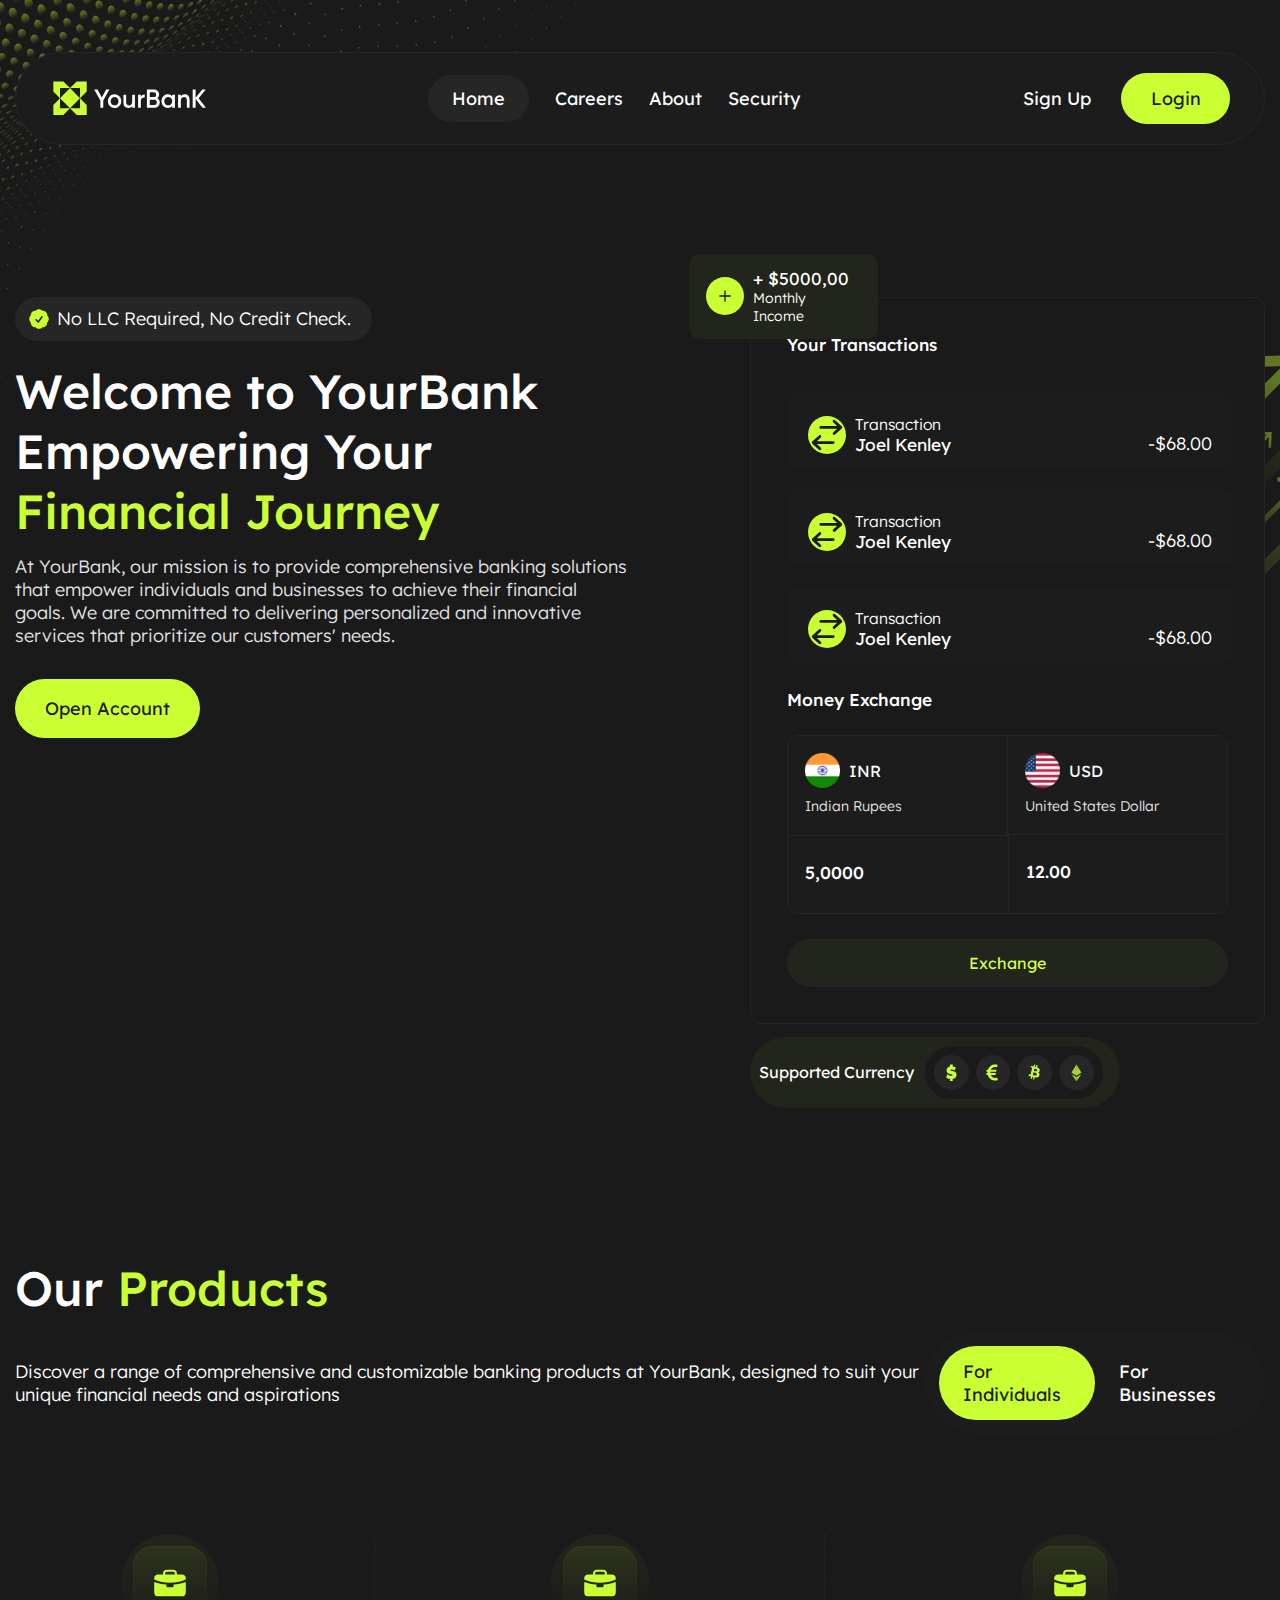
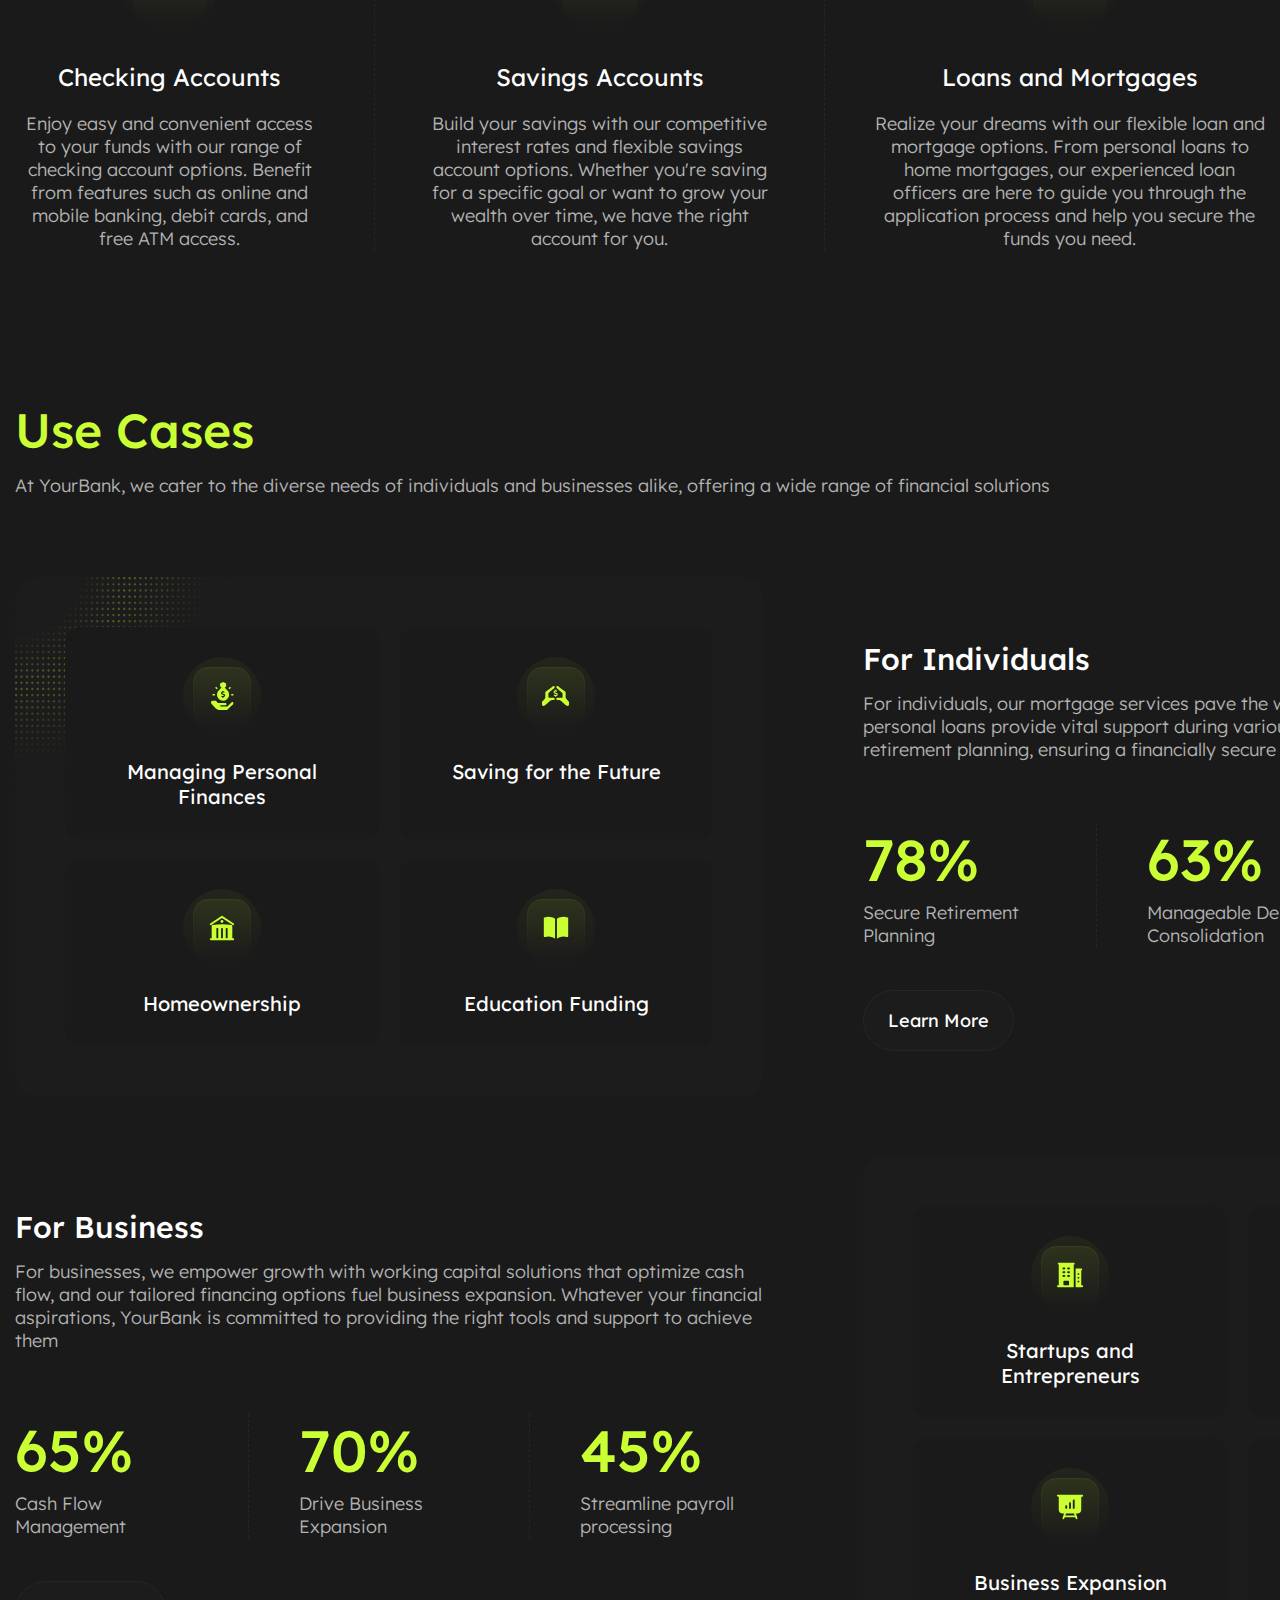
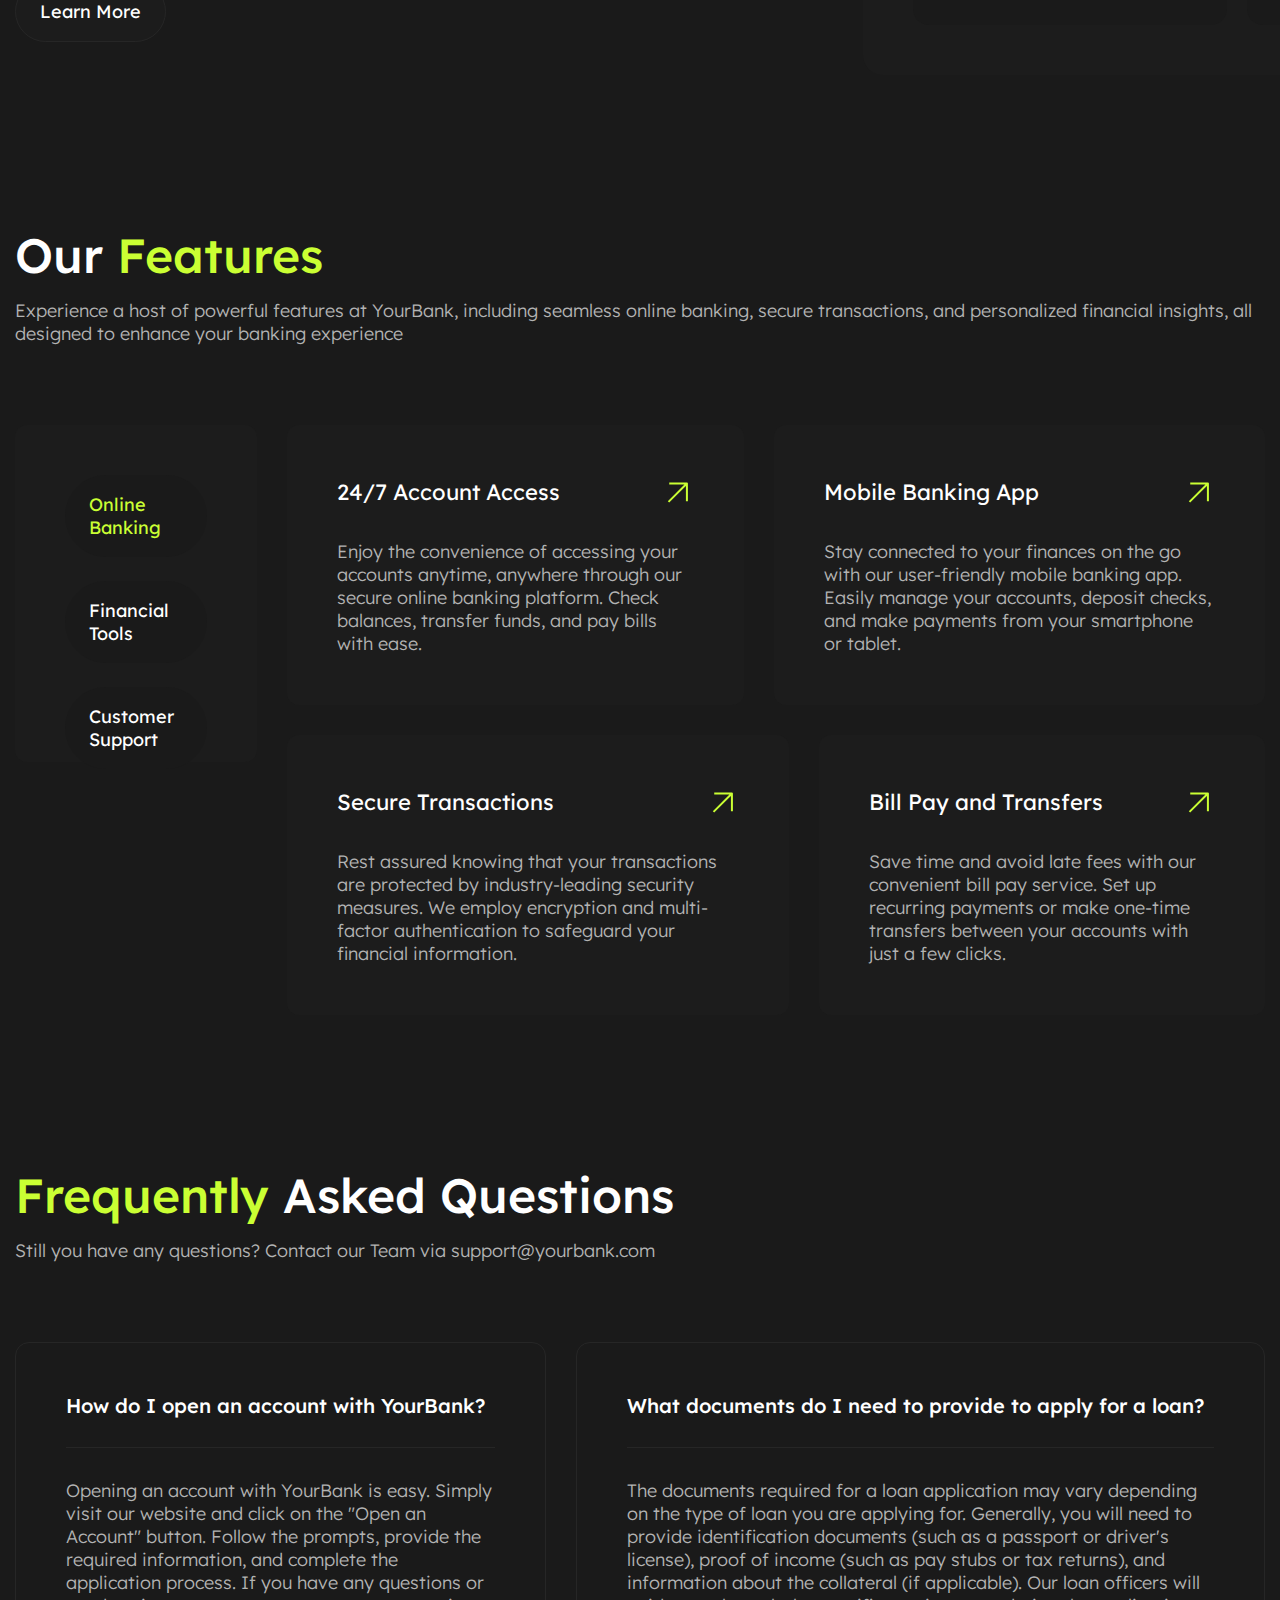
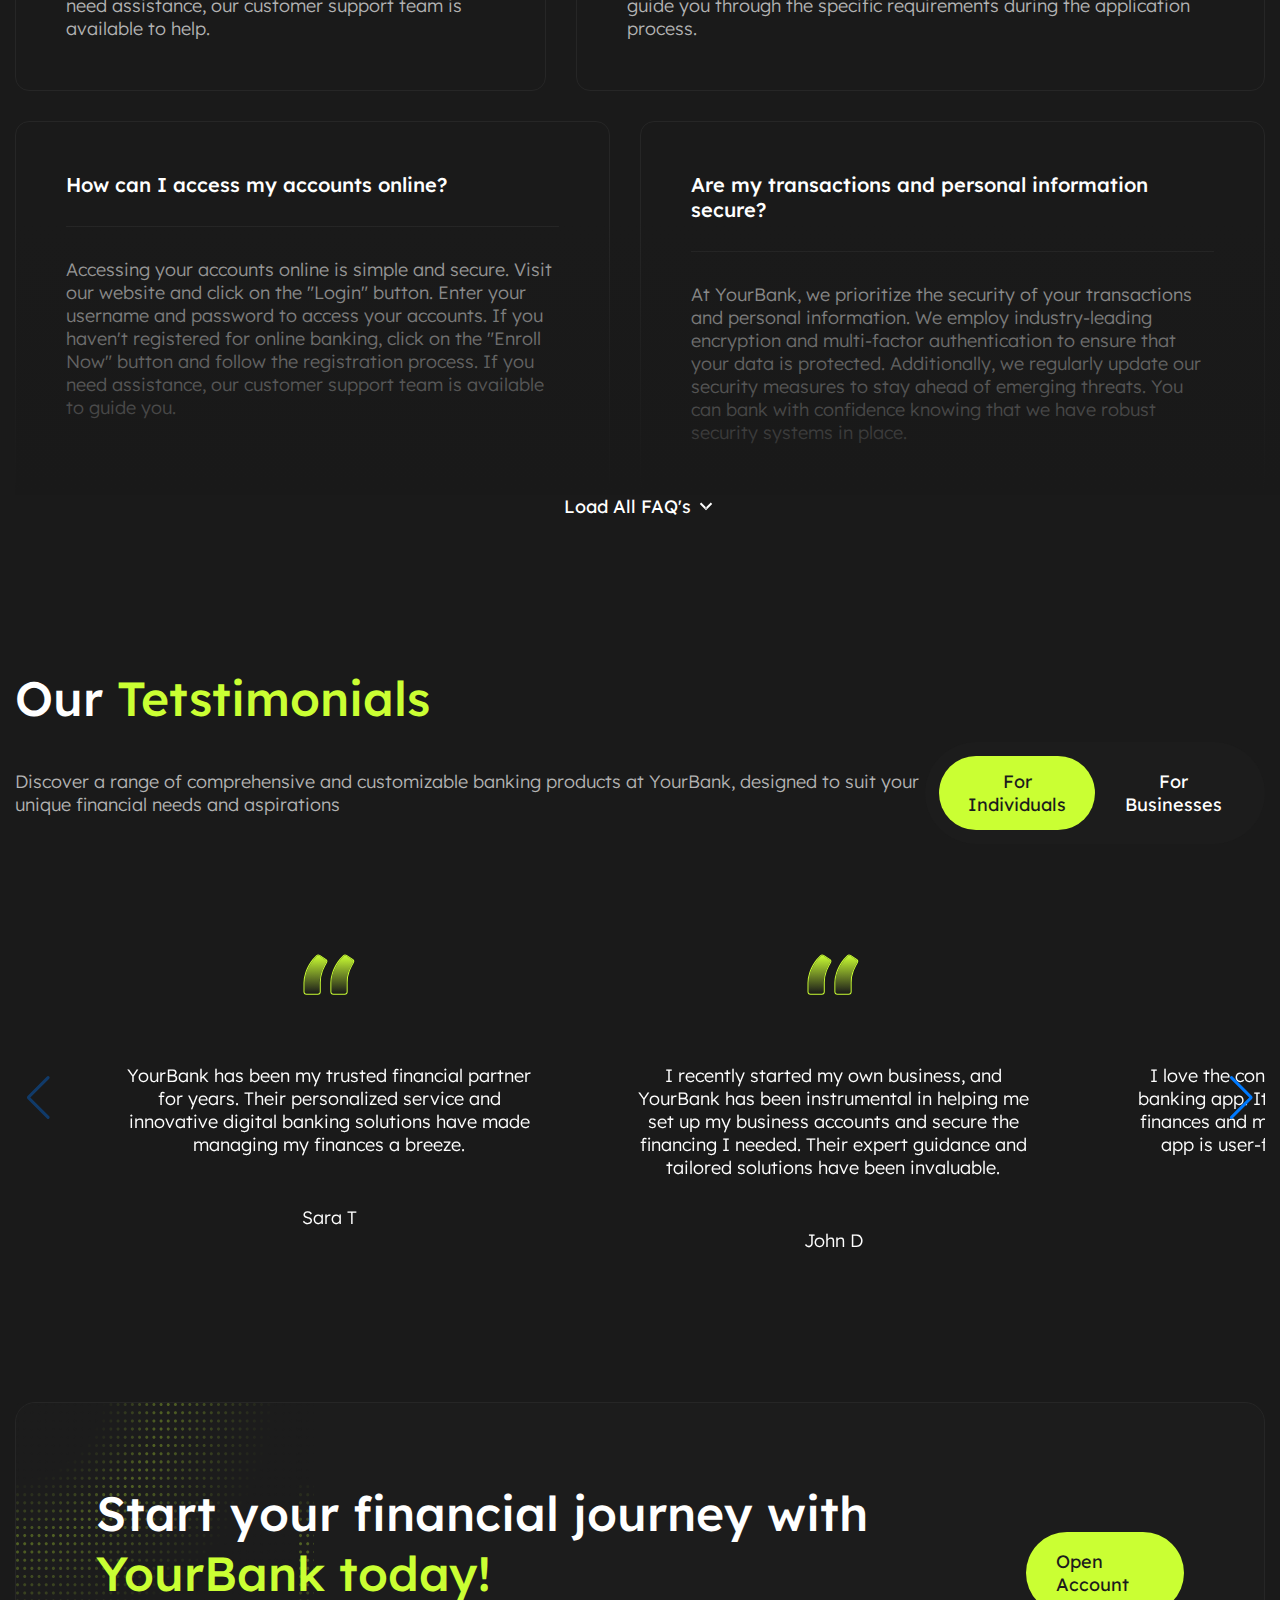
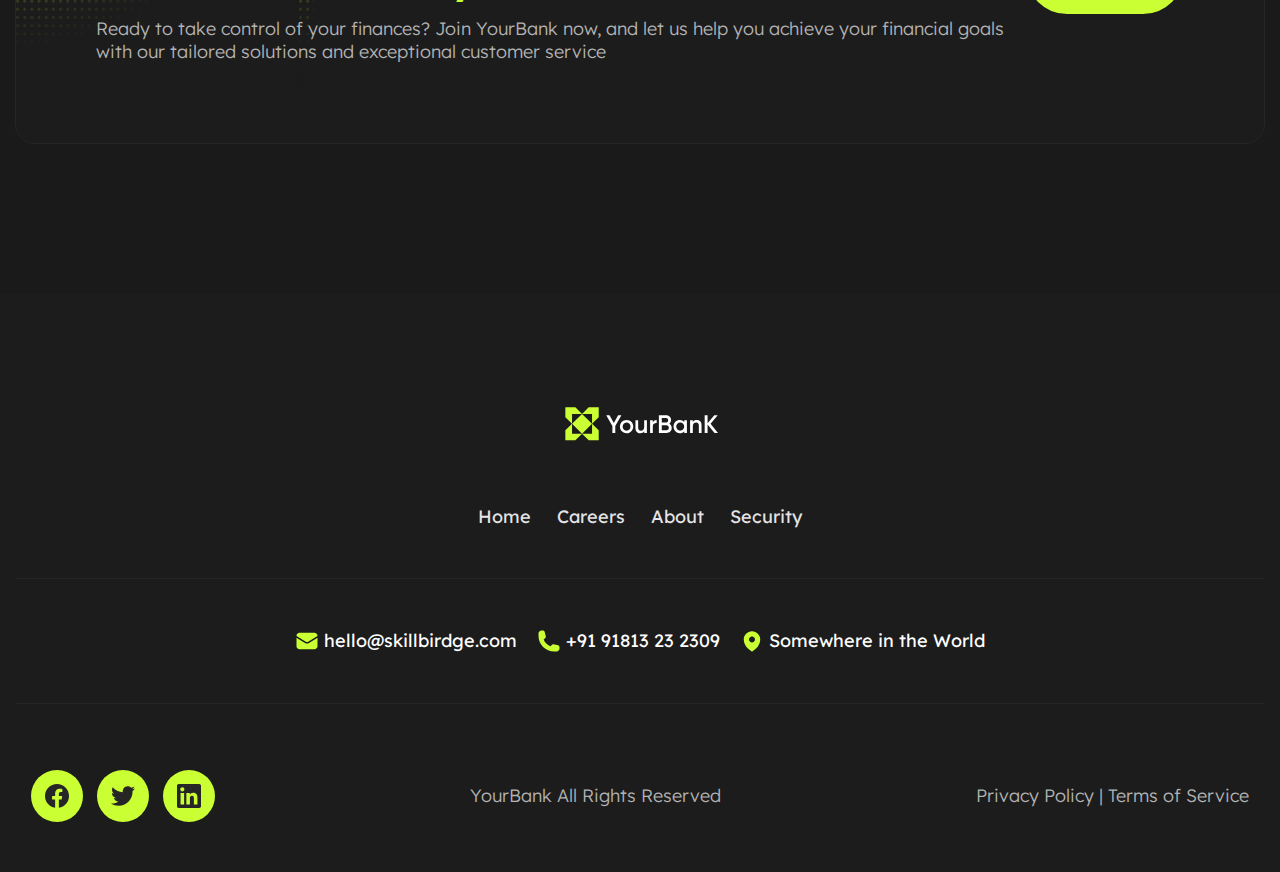
<file: index.html>
<!DOCTYPE html>
<html lang="en">
<head>
  <meta charset="UTF-8">
  <meta name="viewport" content="width=device-width, initial-scale=1.0">
  <title>Your Bank</title>
  <link rel="stylesheet" href="./css/main.css">
  <link rel="stylesheet" href="https://cdn.jsdelivr.net/npm/swiper@11/swiper-bundle.min.css" />
</head>
<body>
  <header class="header">
    <div class="container">
      <div class="header-inner">
        <a href="./index.html" class="header__logo">
          <img src="./img/header/logo.svg" alt="Logo" class="header__logo-img">
        </a>
        <nav class="header__nav">
          <ul class="header__nav-list">
            <li class="header__nav-item">
              <a href="index.html" class="header__nav-item-link header__nav-item-link--active">Home</a>
            </li>
            <li class="header__nav-item">
              <a href="./careers.html" class="header__nav-item-link">Careers</a>
            </li>
            <li class="header__nav-item">
              <a href="./about.html" class="header__nav-item-link">About</a>
            </li>
            <li class="header__nav-item">
              <a href="./security.html" class="header__nav-item-link">Security</a>
            </li>
          </ul>
        </nav>
        <div class="header__buttons">
          <a href="./signup.html" class="header__buttons-signup">Sign Up</a>
          <a href="./login.html" class="header__buttons-login">Login</a>
        </div>
      </div>
    </div>
  </header>

  <main>
    <section class="welcome">
      <div class="container">
        <div class="welcome__inner">

          <div class="welcome__gen">
            <div class="gen__checked">
              <img src="./img/welcome/check.svg" alt="" class="gen__checked-img">
              <p class="gen__checked-text">No LLC Required, No Credit Check.</p>
            </div>
            <h1 class="section__title">Welcome to YourBank
            Empowering Your <span>Financial Journey</span></h1>
            <p class="gen__text">At YourBank, our mission is to provide comprehensive banking solutions that empower individuals and businesses to
            achieve their financial goals. We are committed to delivering personalized and innovative services that prioritize our customers' needs.</p>
            <a href="#!" class="gen__button">Open Account</a>
          </div>

          <div class="welcome__finance">

            <div class="finance__group">
              <div class="finance__transactions">
                <h2 class="finance__transactions-title">Your Transactions</h2>
                <div class="transaction">
                  <div class="transaction__main">
                    <img src="./img/welcome/transaction.svg" alt="" class="transaction__main-img">
                    <div class="type-and-name">
                      <h3 class="transaction__main-type">Transaction</h3>
                      <p class="transaction__main-name">Joel Kenley</p>
                    </div>
                  </div>
                  <div class="transaction__money">-$68.00</div>
                </div>
                <div class="transaction second">
                  <div class="transaction__main">
                    <img src="./img/welcome/transaction.svg" alt="" class="transaction__main-img">
                    <div class="type-and-name">
                      <h3 class="transaction__main-type">Transaction</h3>
                      <p class="transaction__main-name">Joel Kenley</p>
                    </div>
                  </div>
                  <div class="transaction__money">-$68.00</div>
                </div>
                <div class="transaction third">
                  <div class="transaction__main">
                    <img src="./img/welcome/transaction.svg" alt="" class="transaction__main-img">
                    <div class="type-and-name">
                      <h3 class="transaction__main-type">Transaction</h3>
                      <p class="transaction__main-name">Joel Kenley</p>
                    </div>
                  </div>
                  <div class="transaction__money">-$68.00</div>
                </div>
              </div>

              <div class="finance__exchange">
                <h3 class="finance__exchange-title">Money Exchange</h3>
                <div class="finances">
                  <div class="finances__indian">
                    <div class="finances__indian-general">
                      <div class="name">
                        <img src="./img/welcome/indian.png" alt="" class="name-img">
                        <p class="name-text">INR</p>
                      </div>
                      <div class="full-name">
                        <p class="full-name-text">Indian Rupees</p>
                      </div>
                    </div>
                    <div class="finances__indian-num">5,0000</div>
                  </div>
                  <div class="finances__usa">
                    <div class="finances__usa-general">
                      <div class="name">
                        <img src="./img/welcome/usa.png" alt="" class="name-img">
                        <p class="name-text">USD</p>
                      </div>
                      <div class="full-name">
                        <p class="full-name-text">United States Dollar</p>
                      </div>
                    </div>
                    <div class="finances__usa-num">12.00</div>
                  </div>
                </div>
                <button class="finance__exchnge-button">Exchange</button>
              </div>
            </div>
            <div class="upper-div">
              <div class="upper__div-icon">
                <img src="./img/welcome/plus.svg" alt="" class="upper__div-icon-img">
              </div>
              <div class="upper__div-general">
                <p class="upper__div-general-plus">+ $5000,00</p>
                <p class="upper__div-general-text">Monthly Income</p>
              </div>
            </div>
            <div class="supported__currency">
              <p class="supported__currency-text">Supported Currency</p>
              <div class="supported__currency-icons">
                <img src="./img/welcome/dollars.svg" alt="" class="supported__currency-icons-img">
                <img src="./img/welcome/euro.svg" alt="" class="supported__currency-icons-img">
                <img src="./img/welcome/bitcoin.svg" alt="" class="supported__currency-icons-img">
                <img src="./img/welcome/romb.svg" alt="" class="supported__currency-icons-img">
              </div>
            </div>
          </div>
        </div>
      </div>
    </section>

    <section class="product">
      <div class="container">
        <h2 class="section__title">Our <span>Products</span></h2>
        <div class="product__information">
          <p class="product__information-text">Discover a range of comprehensive and customizable banking products at YourBank, designed to suit your unique financial
          needs and aspirations</p>
          <div class="product__information-buttons">
            <a href="#!" class="product__information-button product__information-button--active" id="product-btn-individual">For Individuals</a>
            <a href="#!" class="product__information-button" id="product-btn-business">For Businesses</a>
          </div>
        </div>
        <ul class="product__cards individual">
          <li class="product__card">
            <img src="./img/product/bag.svg" alt="" class="product__card-icon">
            <h3 class="product__card-title">Checking Accounts</h3>
            <p class="product__card-text">Enjoy easy and convenient access to your funds with our range of checking account options. Benefit from features such as
            online and mobile banking, debit cards, and free ATM access.</p>
          </li>
          <li class="product__card product__card--center">
            <img src="./img/product/bag.svg" alt="" class="product__card-icon">
            <h3 class="product__card-title">Savings Accounts</h3>
            <p class="product__card-text">Build your savings with our competitive interest rates and flexible savings account options. Whether you're saving for a
            specific goal or want to grow your wealth over time, we have the right account for you.</p>
          </li>
          <li class="product__card">
            <img src="./img/product/bag.svg" alt="" class="product__card-icon">
            <h3 class="product__card-title">Loans and Mortgages</h3>
            <p class="product__card-text">Realize your dreams with our flexible loan and mortgage options. From personal loans to home mortgages, our experienced
            loan officers are here to guide you through the application process and help you secure the funds you need.</p>
          </li>
        </ul>
        <ul class="product__cards business hidden">
          <li class="product__card">
            <img src="./img/product/bag.svg" alt="" class="product__card-icon">
            <h3 class="product__card-title">Loans and Mortgages</h3>
            <p class="product__card-text">Realize your dreams with our flexible loan and mortgage options. From personal loans to
              home mortgages, our experienced
              loan officers are here to guide you through the application process and help you secure the funds you need.</p>
          </li>
          <li class="product__card product__card--center">
            <img src="./img/product/bag.svg" alt="" class="product__card-icon">
            <h3 class="product__card-title">Savings Accounts</h3>
            <p class="product__card-text">Build your savings with our competitive interest rates and flexible savings account options. Whether you're saving for a
            specific goal or want to grow your wealth over time, we have the right account for you.</p>
          </li>
          <li class="product__card">
            <img src="./img/product/bag.svg" alt="" class="product__card-icon">
            <h3 class="product__card-title">Checking Accounts</h3>
            <p class="product__card-text">Enjoy easy and convenient access to your funds with our range of checking account
              options. Benefit from features such as
              online and mobile banking, debit cards, and free ATM access.</p>
          </li>
        </ul>
      </div>
    </section>

    <section class="cases">
      <div class="container">
        <h2 class="section__title"><span>Use Cases</span></h2>
        <p class="cases__info">At YourBank, we cater to the diverse needs of individuals and businesses alike, offering a wide range of financial
        solutions</p>

        <div class="cases__for-individual">
          <div class="for__individual-cards">
            <ul class="for__individual-list for__individual-list--first">
              <li class="for__individual-item">
                <img src="./img/cases/for__individual__01.svg" alt="" class="for__individual-item-img">
                <p class="for__individual-item-text">Managing Personal Finances</p>
              </li>
              <li class="for__individual-item">
                <img src="./img/cases/for__individual__02.svg" alt="" class="for__individual-item-img">
                <p class="for__individual-item-text">Saving for the Future</p>
              </li>
            </ul>
            <ul class="for__individual-list">
              <li class="for__individual-item">
                <img src="./img/cases/for__individual__03.svg" alt="" class="for__individual-item-img">
                <p class="for__individual-item-text">Homeownership</p>
              </li>
              <li class="for__individual-item">
                <img src="./img/cases/for__individual__04.svg" alt="" class="for__individual-item-img">
                <p class="for__individual-item-text">Education Funding</p>
              </li>
            </ul>
          </div>
          <div class="for__individual-generel">
            <h3 class="for__individual-general-title">For Individuals</h3>
            <p class="for__individual-general-text">For individuals, our mortgage services pave the way to homeownership, and our flexible personal loans provide vital
            support during various life milestones. We also prioritize retirement planning, ensuring a financially secure future for
            our customers</p>
            <ul class="for__individual-general-proccents">
              <li class="for__individual-general-proccent">
                <p class="proccent-value">78%</p>
                <p class="proccent-text">Secure Retirement Planning</p>
              </li>
              <li class="for__individual-general-proccent for__individual-general-proccent--center">
                <p class="proccent-value">63%</p>
                <p class="proccent-text">Manageable Debt Consolidation</p>
              </li>
              <li class="for__individual-general-proccent">
                <p class="proccent-value">91%</p>
                <p class="proccent-text">Reducing financial burdens</p>
              </li>
            </ul>
            <a href="#!" class="for__individual-general-button">Learn More</a>
          </div>
        </div>

        <div class="cases__for-buisnes">
          <div class="for__individual-generel">
            <h3 class="for__individual-general-title">For Business</h3>
            <p class="for__individual-general-text">For businesses, we empower growth with working capital solutions that optimize cash flow, and our tailored financing
            options fuel business expansion. Whatever your financial aspirations, YourBank is committed to providing the right tools
            and support to achieve them</p>
            <ul class="for__individual-general-proccents">
              <li class="for__individual-general-proccent">
                <p class="proccent-value">65%</p>
                <p class="proccent-text">Cash Flow Management</p>
              </li>
              <li class="for__individual-general-proccent for__individual-general-proccent--center">
                <p class="proccent-value">70%</p>
                <p class="proccent-text">Drive Business Expansion</p>
              </li>
              <li class="for__individual-general-proccent">
                <p class="proccent-value">45%</p>
                <p class="proccent-text">Streamline payroll processing</p>
              </li>
            </ul>
            <a href="#!" class="for__individual-general-button">Learn More</a>
          </div>
          <div class="for__individual-cards--buisness">
            <ul class="for__individual-list for__individual-list--first">
              <li class="for__individual-item">
                <img src="./img/cases/for__business__01.svg" alt="" class="for__individual-item-img">
                <p class="for__individual-item-text">Startups and Entrepreneurs</p>
              </li>
              <li class="for__individual-item">
                <img src="./img/cases/for__business__02.svg" alt="" class="for__individual-item-img">
                <p class="for__individual-item-text">Cash Flow Management</p>
              </li>
            </ul>
            <ul class="for__individual-list">
              <li class="for__individual-item">
                <img src="./img/cases/for__business__03.svg" alt="" class="for__individual-item-img">
                <p class="for__individual-item-text">Business Expansion</p>
              </li>
              <li class="for__individual-item">
                <img src="./img/cases/for__business__04.svg" alt="" class="for__individual-item-img">
                <p class="for__individual-item-text">Payment Solutions</p>
              </li>
            </ul>
          </div>
        </div>
      </div>
    </section>

    <section class="features">
      <div class="container">
        <h2 class="section__title">Our <span>Features</span></h2>
        <p class="features__info">Experience a host of powerful features at YourBank, including seamless online banking, secure transactions, and
        personalized financial insights, all designed to enhance your banking experience</p>
        <div class="features__tabulation-cards">
          <div class="features__tabulation">
            <a href="#!" class="features__tabulation-button features__tabulation-button--active" id="button-online">Online Banking</a>
            <a href="#!" class="features__tabulation-button" id="button-financial">Financial Tools</a>
            <a href="#!" class="features__tabulation-button" id="button-customer">Customer Support</a>
          </div>
          <div class="features__cards-inner">
            <ul class="features__cards features__cards--first">
              <li class="features__card">
                <div class="features__card-name">
                  <h3 class="features__card-title">24/7 Account Access</h3>
                  <a href="#!" class="features__card-link">
                    <img src="./img/features/link.svg" alt="" class="features__card-link-img">
                  </a>
                </div>
                <p class="features__card-text">Enjoy the convenience of accessing your accounts anytime, anywhere through our secure online banking platform. Check
                  balances, transfer funds, and pay bills with ease.</p>
              </li>
              <li class="features__card">
                <div class="features__card-name">
                  <h3 class="features__card-title">Mobile Banking App</h3>
                  <a href="#!" class="features__card-link">
                    <img src="./img/features/link.svg" alt="" class="features__card-link-img">
                  </a>
                </div>
                <p class="features__card-text">Stay connected to your finances on the go with our user-friendly mobile banking app. Easily manage your accounts,
                  deposit checks, and make payments from your smartphone or tablet.</p>
                </li>
            </ul>
            <ul class="features__cards features__cards--second">
              <li class="features__card">
                <div class="features__card-name">
                  <h3 class="features__card-title">Secure Transactions</h3>
                  <a href="#!" class="features__card-link">
                    <img src="./img/features/link.svg" alt="" class="features__card-link-img">
                  </a>
                </div>
                <p class="features__card-text">Rest assured knowing that your transactions are protected by industry-leading security measures. We employ encryption
                  and multi-factor authentication to safeguard your financial information.</p>
              </li>
              <li class="features__card features__card--last">
                <div class="features__card-name">
                  <h3 class="features__card-title">Bill Pay and Transfers</h3>
                  <a href="#!" class="features__card-link">
                    <img src="./img/features/link.svg" alt="" class="features__card-link-img">
                  </a>
                </div>
                <p class="features__card-text">Save time and avoid late fees with our convenient bill pay service. Set up recurring payments or make one-time transfers
                between your accounts with just a few clicks.</p>
              </li>
            </ul>
          </div>
        </div>
      </div>
    </section>

    <section class="question">
      <div class="container">
        <h2 class="section__title"><span>Frequently</span> Asked Questions</h2>
        <p class="question__info">Still you have any questions? Contact our Team via <a href="support@yourbank.com" target="_blank">support@yourbank.com</a></p>
        <ul class="question__list question__list--first">
          <li class="question__list-item">
            <h3 class="question__list-item-title">How do I open an account with YourBank?</h3>
            <p class="question__list-item-text">Opening an account with YourBank is easy. Simply visit our website and click on the "Open an Account" button. Follow the
            prompts, provide the required information, and complete the application process. If you have any questions or need
            assistance, our customer support team is available to help.</p>
          </li>
          <li class="question__list-item">
            <h3 class="question__list-item-title">What documents do I need to provide to apply for a loan?</h3>
            <p class="question__list-item-text">The documents required for a loan application may vary depending on the type of loan you are applying for. Generally, you will need to provide identification documents (such as a passport or driver's license), proof of income (such as pay stubs or tax returns), and information about the collateral (if applicable). Our loan officers will guide you through the specific requirements during the application process.</p>
          </li>
        </ul>
        <ul class="question__list question__list-item--down" id = "darker-questions">
          <li class="question__list-item">
            <h3 class="question__list-item-title">How can I access my accounts online?</h3>
            <p class="question__list-item-text">Accessing your accounts online is simple and secure. Visit our website and click on the "Login" button. Enter your username and password to access your accounts. If you haven't registered for online banking, click on the "Enroll Now" button and follow the registration process. If you need assistance, our customer support team is available to guide you.</p>
          </li>
          <li class="question__list-item">
            <h3 class="question__list-item-title">Are my transactions and personal information secure?</h3>
            <p class="question__list-item-text">At YourBank, we prioritize the security of your transactions and personal information. We employ industry-leading encryption and multi-factor authentication to ensure that your data is protected. Additionally, we regularly update our security measures to stay ahead of emerging threats. You can bank with confidence knowing that we have robust security systems in place.</p>
          </li>
        </ul>
        <ul class="question__list hidden" id = "hidden-questions">
          <li class="question__list-item">
            <h3 class="question__list-item-title">Are my transactions and personal information secure?</h3>
            <p class="question__list-item-text">At YourBank, we prioritize the security of your transactions and personal information. We employ industry-leading
            encryption and multi-factor authentication to ensure that your data is protected. Additionally, we regularly update our
            security measures to stay ahead of emerging threats. You can bank with confidence knowing that we have robust security
            systems in place.</p>
          </li>
          <li class="question__list-item">
            <h3 class="question__list-item-title">How do I open an account with YourBank?</h3>
            <p class="question__list-item-text">Opening an account with YourBank is easy. Simply visit our website and click on the "Open an Account" button. Follow the
            prompts, provide the required information, and complete the application process. If you have any questions or need
            assistance, our customer support team is available to help.</p>
          </li>
        </ul>
        <button class="question__hide" id="button-show">
          <p class="question__hide-text">Load All FAQ's</p>
          <img src="./img/question/arrow.svg" alt="" class="question__hide-img">
        </button>
      </div>
    </section>

    <section class="testimonials">
      <div class="container">
        <h2 class="section__title">Our <span>Tetstimonials</span></h2>
        <div class="testimonials__information">
          <p class="testimonials__info">Discover a range of comprehensive and customizable banking products at YourBank, designed to suit your unique financial
          needs and aspirations</p>
          <div class="testimonials__information-buttons">
            <button class="testimonials__information-button testimonials__information-button--active swiper-individual">For Individuals</button>
            <button class="testimonials__information-button swiper-business">For Businesses</button>
          </div>
        </div>
        <div class="swiper mySwiper" id = "swiper-content">
          <div class="swiper-wrapper">
            <div class="swiper-slide">
              <img src="./img/testimonials/icon.svg" alt="" class="swiper__card-img">
              <p class="swiper__card-text">
                YourBank has been my trusted financial partner for years. Their personalized service and innovative digital banking
                solutions have made managing my finances a breeze.
              </p>
              <p class="swiper__card-author">Sara T</p>
            </div>
            <div class="swiper-slide">
              <img src="./img/testimonials/icon.svg" alt="" class="swiper__card-img">
              <p class="swiper__card-text">
                I recently started my own business, and YourBank has been instrumental in helping me set up my business accounts and
                secure the financing I needed. Their expert guidance and tailored solutions have been invaluable.
              </p>
              <p class="swiper__card-author">John D</p>
            </div>
            <div class="swiper-slide">
              <img src="./img/testimonials/icon.svg" alt="" class="swiper__card-img">
              <p class="swiper__card-text">
                I love the convenience of YourBank's mobile banking app. It allows me to stay on top of my finances and make
                transactions on the go. The app is user-friendly and secure, giving me peace of mind.
              </p>
              <p class="swiper__card-author">Emily G</p>
            </div>
          </div>
          <div class="swiper-button-next"></div>
          <div class="swiper-button-prev"></div>
        </div>
        <div class="swiper mySwiper hidden" id = "swiper-hidden">
          <div class="swiper-wrapper">
            <div class="swiper-slide">
              <img src="./img/testimonials/icon.svg" alt="" class="swiper__card-img">
              <p class="swiper__card-text">
                YourBank has been my trusted financial partner for years. Their personalized service and innovative digital banking
                solutions have made managing my finances a breeze.
              </p>
              <p class="swiper__card-author">Sara T</p>
            </div>
            <div class="swiper-slide">
              <img src="./img/testimonials/icon.svg" alt="" class="swiper__card-img">
              <p class="swiper__card-text">
                I recently started my own business, and YourBank has been instrumental in helping me set up my business accounts and
                secure the financing I needed. Their expert guidance and tailored solutions have been invaluable.
              </p>
              <p class="swiper__card-author">John D</p>
            </div>
            <div class="swiper-slide">
              <img src="./img/testimonials/icon.svg" alt="" class="swiper__card-img">
              <p class="swiper__card-text">
                I love the convenience of YourBank's mobile banking app. It allows me to stay on top of my finances and make
                transactions on the go. The app is user-friendly and secure, giving me peace of mind.
              </p>
              <p class="swiper__card-author">Emily G</p>
            </div>
            <div class="swiper-slide">
              <img src="./img/testimonials/icon.svg" alt="" class="swiper__card-img">
              <p class="swiper__card-text">
                YourBank has been my trusted financial partner for years. Their personalized service and innovative digital banking
                solutions have made managing my finances a breeze.
              </p>
              <p class="swiper__card-author">Sara T</p>
            </div>
            <div class="swiper-slide">
              <img src="./img/testimonials/icon.svg" alt="" class="swiper__card-img">
              <p class="swiper__card-text">
                I recently started my own business, and YourBank has been instrumental in helping me set up my business accounts and
                secure the financing I needed. Their expert guidance and tailored solutions have been invaluable.
              </p>
              <p class="swiper__card-author">John D</p>
            </div>
          </div>
          <div class="swiper-button-next"></div>
          <div class="swiper-button-prev"></div>
        </div>
      </div>
    </section>

    <section class="banner">
      <div class="container">
        <div class="banner__inner">
          <div class="banner__information">
            <h2 class="section__title">Start your financial journey with <span>YourBank today!</span></h2>
            <p class="banner__text">Ready to take control of your finances? Join YourBank now, and let us help you achieve your financial goals with our
            tailored solutions and exceptional customer service</p>
          </div>
          <a href="#!" class="banner__button">Open Account</a>
        </div>
      </div>
    </section>
  </main>

  <footer class="footer">
    <section class="footer__main">
      <div class="container">
        <a href="./index.html" class="footer__main-logo">
          <img src="./img/footer__main/logo.svg" class="footer__main-logo-img"></img>
        </a>
        <nav class="footer__nav">
          <ul class="footer__nav-list">
            <li class="footer__main-list-item">
              <a href="./index.html" class="footer__main-list-link">Home</a>
            </li>
            <li class="footer__main-list-item">
              <a href="./careers.html" class="footer__main-list-link">Careers</a>
            </li>
            <li class="footer__main-list-item">
              <a href="./about.html" class="footer__main-list-link">About</a>
            </li>
            <li class="footer__main-list-item">
              <a href="./security.html" class="footer__main-list-link">Security</a>
            </li>
          </ul>
        </nav>
      </div>
    </section>

    <section class="contacts">
      <div class="container">
        <div class="contacts__inner">
          <ul class="contacts__list">
            <li class="contacts__list-item">
              <img src="./img/contacts/mail.svg" alt="" class="contacts__list-item-img">
              <a href="mailto:hello@skillbirdge.com" class="contacts__list-link">hello@skillbirdge.com</a>
            </li>
            <li class="contacts__list-item">
              <img src="./img/contacts/phone.svg" alt="" class="contacts__list-item-img">
              <a href="tel:+91 91813 23 2309" class="contacts__list-link">+91 91813 23 2309</a>
            </li>
            <li class="contacts__list-item">
              <img src="./img/contacts/position.svg" alt="" class="contacts__list-item-img">
              <a href="#!" class="contacts__list-item-text">Somewhere in the World</a>
            </li>
          </ul>
        </div>
      </div>
    </section>

    <section class="social">
      <div class="container">
        <div class="social__inner">
          <div class="social__icons">
            <a href="#!" class="social__icons-link"><img src="./img/socials/facebook.svg" alt="" class="social__icons-img"></a>
            <a href="#!" class="social__icons-link"><img src="./img/socials/twitter.svg" alt="" class="social__icons-img"></a>
            <a href="#!" class="social__icons-link"><img src="./img/socials/In.svg" alt="" class="social__icons-img"></a>
          </div>
          <p class="social__text">YourBank All Rights Reserved</p>
          <p class="social__private-text">Privacy Policy | Terms of Service</p>
        </div>
      </div>
    </section>
  </footer>

  <script src="https://cdn.jsdelivr.net/npm/swiper@11/swiper-bundle.min.js"></script>
  <script src="js/main.js"></script>
</body>
</html>
</file>
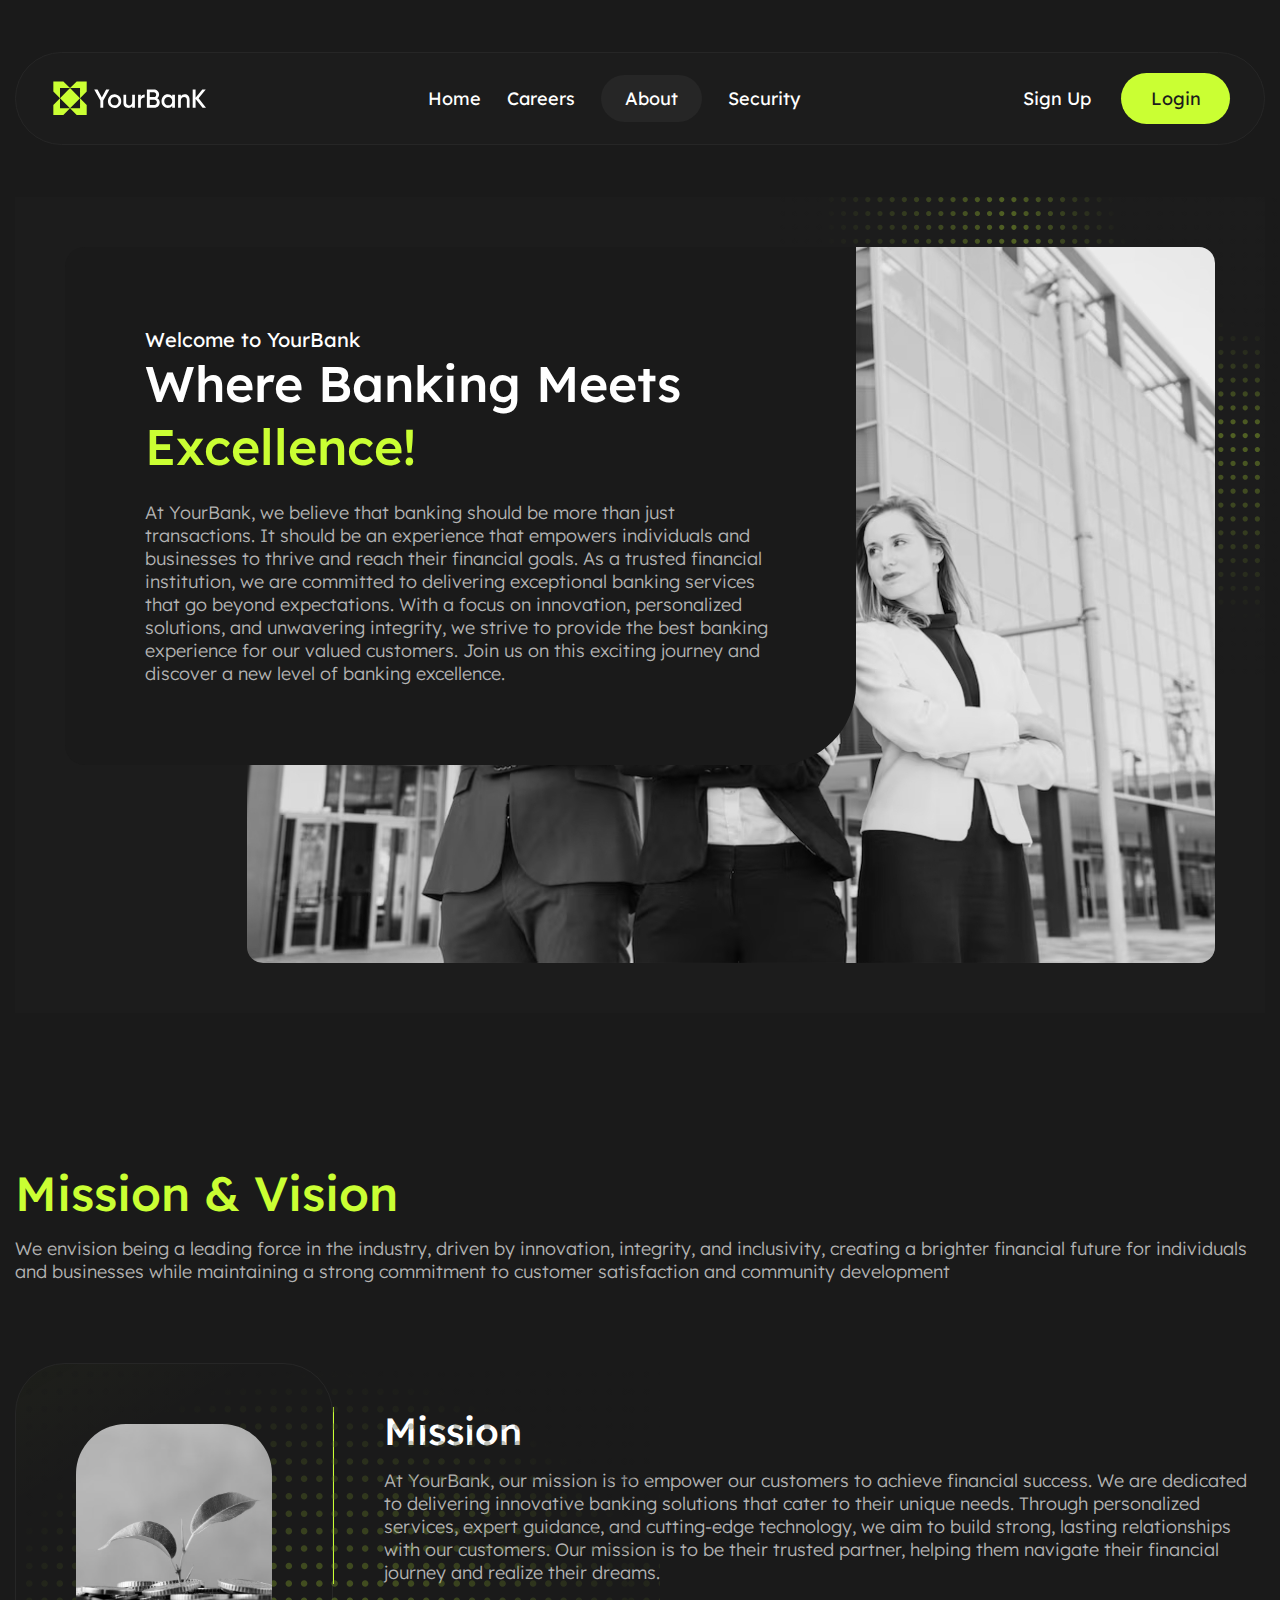
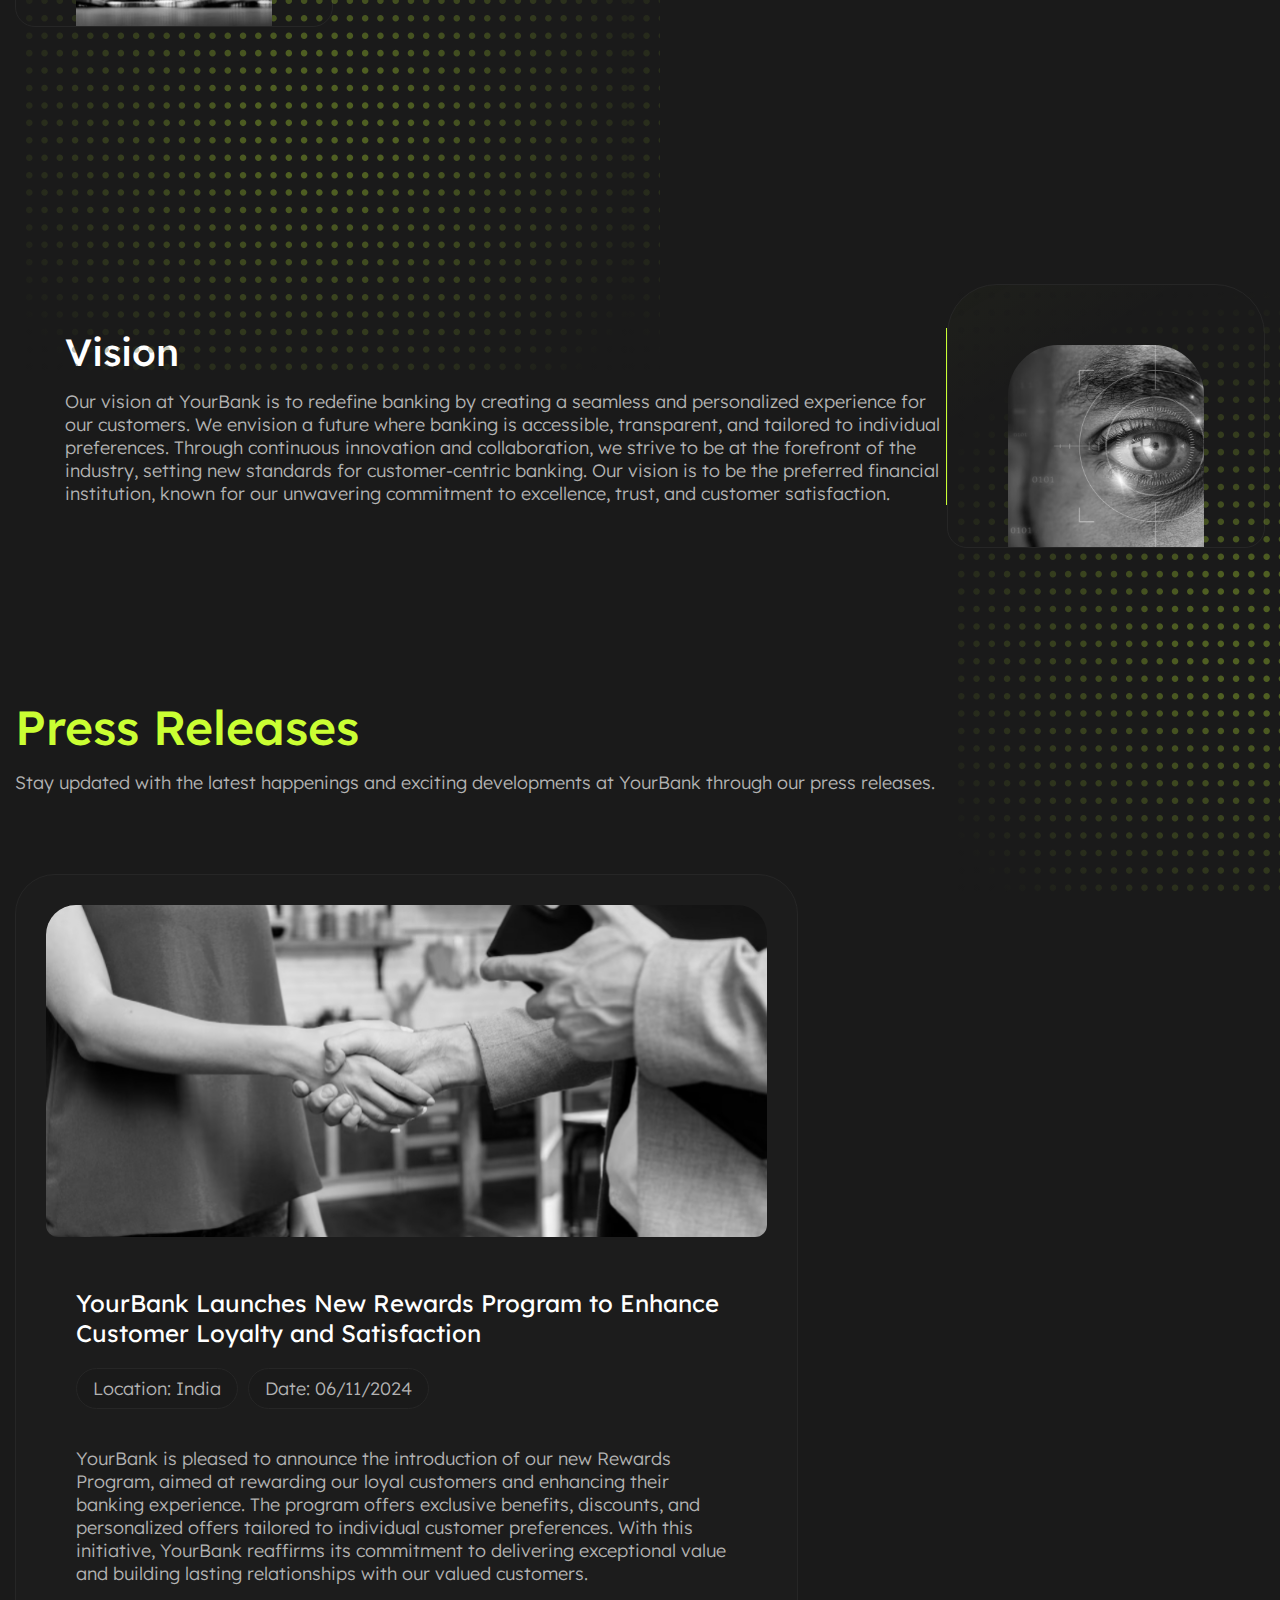
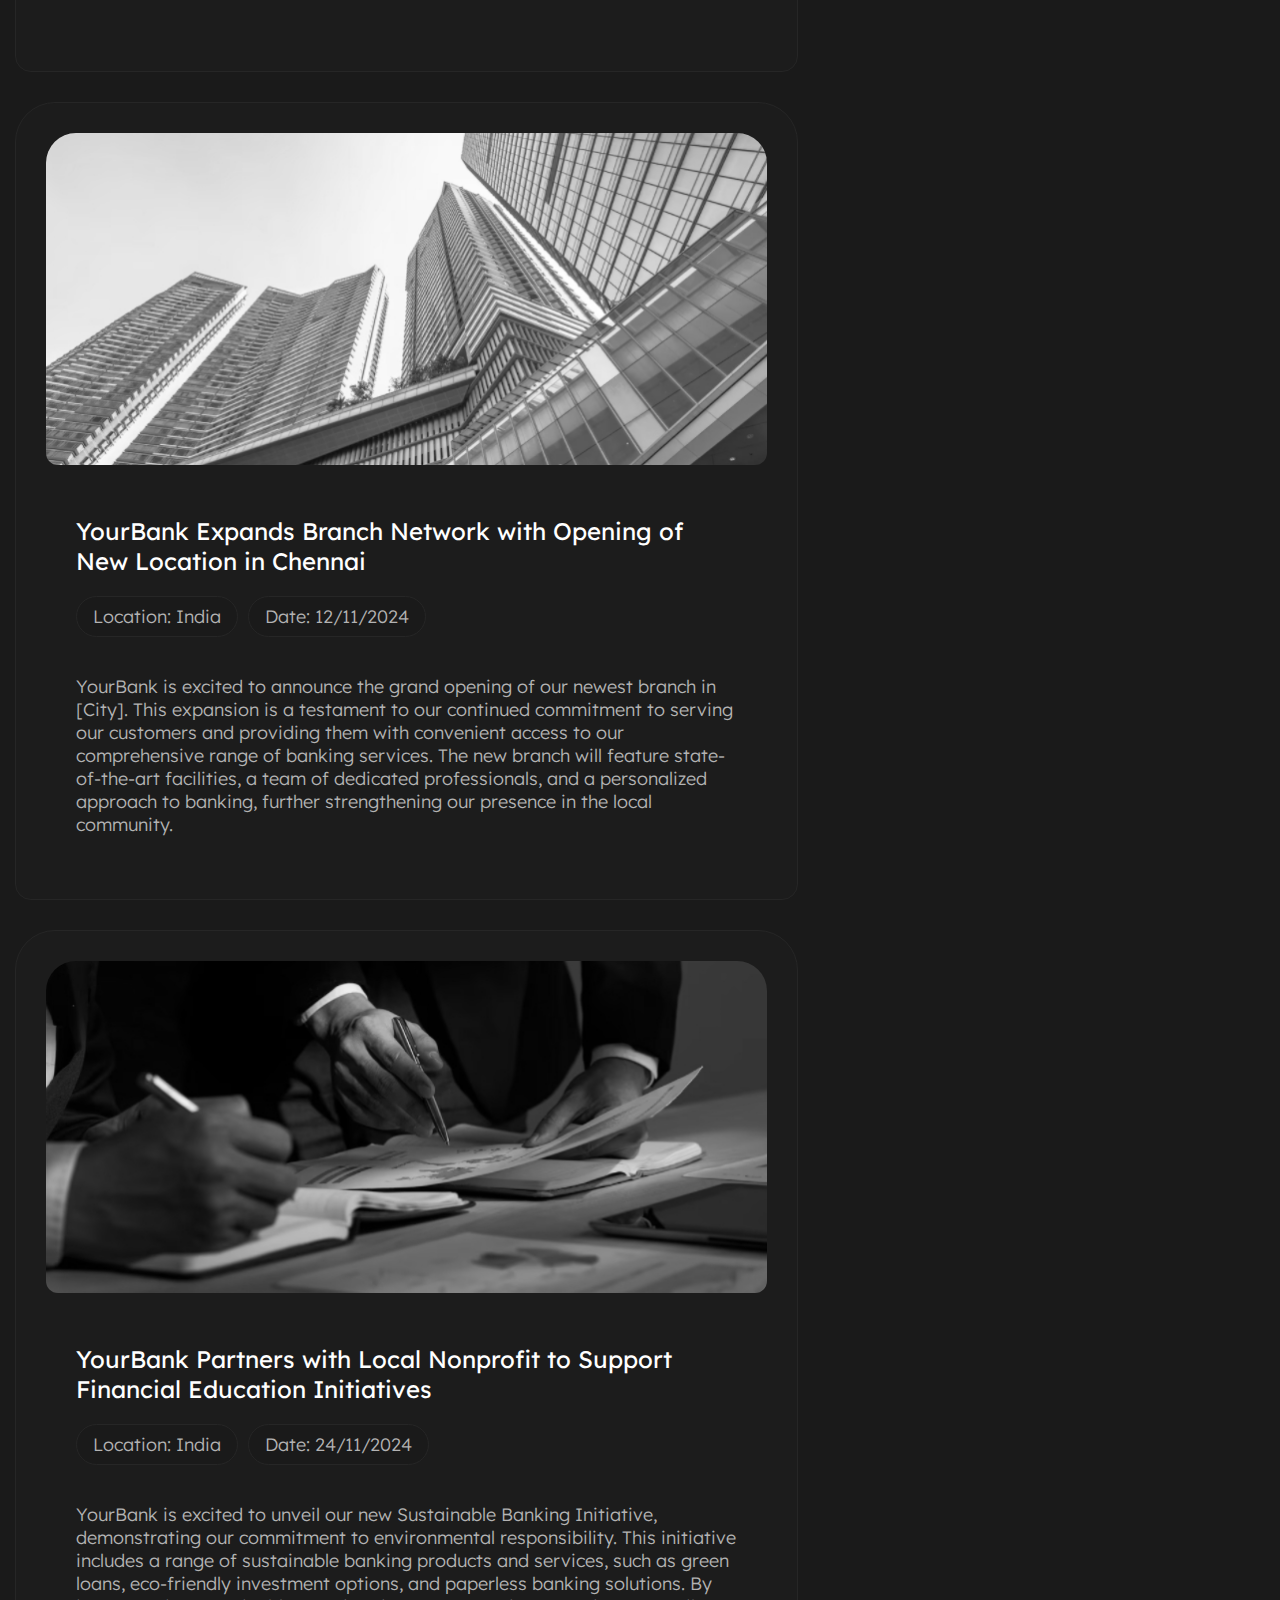
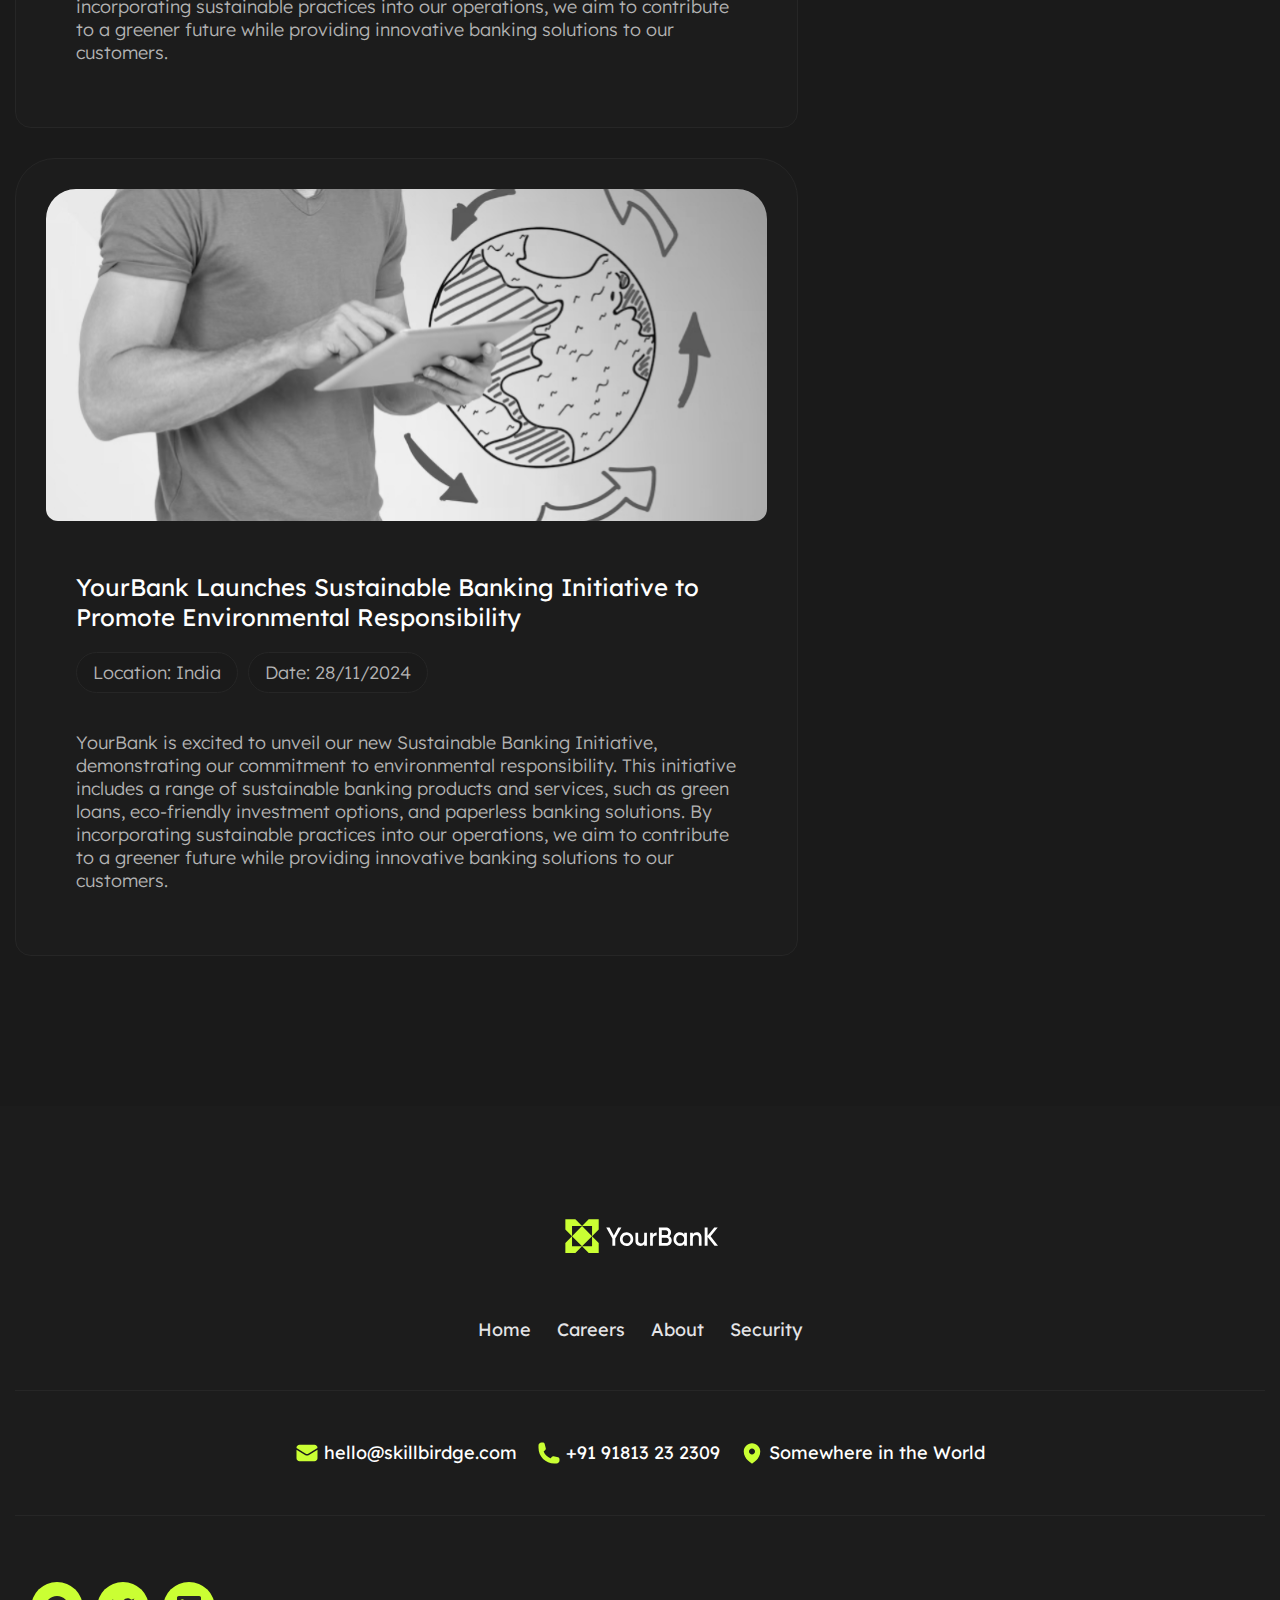
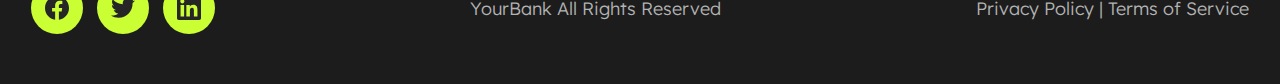
<file: about.html>
<!DOCTYPE html>
<html lang="en">
<head>
  <meta charset="UTF-8">
  <meta name="viewport" content="width=device-width, initial-scale=1.0">
  <title>Your Bank</title>
  <link rel="stylesheet" href="./css/about.css">
</head>
<body>
  <header class="header">
    <div class="container">
      <div class="header-inner">
        <a href="./index.html" class="header__logo">
          <img src="./img/header/logo.svg" alt="Logo" class="header__logo-img">
        </a>
        <nav class="header__nav">
          <ul class="header__nav-list">
            <li class="header__nav-item">
              <a href="./index.html" class="header__nav-item-link">Home</a>
            </li>
            <li class="header__nav-item">
              <a href="./careers.html" class="header__nav-item-link">Careers</a>
            </li>
            <li class="header__nav-item">
              <a href="./about.html" class="header__nav-item-link header__nav-item-link--active">About</a>
            </li>
            <li class="header__nav-item">
              <a href="./security.html" class="header__nav-item-link">Security</a>
            </li>
          </ul>
        </nav>
        <div class="header__buttons">
          <a href="./signup.html" class="header__buttons-signup">Sign Up</a>
          <a href="./login.html" class="header__buttons-login">Login</a>
        </div>
      </div>
    </div>
  </header>

  <main>
    <section class="welcome__about">
      <div class="container">
        <div class="welcome__about-inner">
          <div class="welcome__about-general">
            <h4 class="welcome__about-general-subtitle">Welcome to YourBank</h4>
            <h1 class="welcome__about-general-title">Where Banking Meets <span>Excellence!</span></h1>
            <p class="welcome__about-general-text">At YourBank, we believe that banking should be more than just transactions. It should be an experience that empowers individuals and businesses to thrive and reach their financial goals. As a trusted financial institution, we are committed to delivering exceptional banking services that go beyond expectations. With a focus on innovation, personalized solutions, and unwavering integrity, we strive to provide the best banking experience for our valued customers. Join us on this exciting journey and discover a new level of banking excellence.</p>
          </div>
          <img src="./img/about/welcome__about/welcome__about-bg.jpeg" class="welcome__about-background"></img>
        </div>
      </div>
    </section>

    <section class="mission">
      <div class="container">
        <h2 class="section__title"><span>Mission & Vision</span></h2>
        <p class="mission__info">We envision being a leading force in the industry, driven by innovation, integrity, and inclusivity, creating a brighter
        financial future for individuals and businesses while maintaining a strong commitment to customer satisfaction and
        community development</p>
        <ul class="mission__list">
          <li class="mission__list-item">
            <div class="mission__list-item-image">
              <img src="./img/about/mission/img01.jpeg" alt="" class="mission__list-item-img">
            </div>
            <div class="mission__list-item-block">
              <h3 class="block-title">Mission</h3>
              <p class="block-text">At YourBank, our mission is to empower our customers to achieve financial success. We are dedicated to delivering
              innovative banking solutions that cater to their unique needs. Through personalized services, expert guidance, and
              cutting-edge technology, we aim to build strong, lasting relationships with our customers. Our mission is to be their
              trusted partner, helping them navigate their financial journey and realize their dreams.</p>
            </div>
          </li>
          <li class="mission__list-item mission__list-item--second">
            <div class="mission__list-item-block mission__list-item-block--second">
              <h3 class="block-title">Vision</h3>
              <p class="block-text">Our vision at YourBank is to redefine banking by creating a seamless and personalized experience for our customers. We
              envision a future where banking is accessible, transparent, and tailored to individual preferences. Through continuous
              innovation and collaboration, we strive to be at the forefront of the industry, setting new standards for
              customer-centric banking. Our vision is to be the preferred financial institution, known for our unwavering commitment
              to excellence, trust, and customer satisfaction.</p>
            </div>
            <div class="mission__list-item-image">
              <img src="./img/about/mission/img02.jpeg" alt="" class="mission__list-item-img">
            </div>
          </li>
        </ul>
      </div>
    </section>

    <section class="releases">
      <div class="container">
        <h2 class="section__title"><span>Press Releases</span></h2>
        <p class="releases__info">Stay updated with the latest happenings and exciting developments at YourBank through our press releases.</p>
        <ul class="releases__list">
          <li class="releases__list-item">
            <img src="./img/about/releases/img01.jpeg" alt="" class="releases__list-item-img">
            <div class="releases__list-item-information">
              <h3 class="releases__list-item-title">YourBank Launches New Rewards Program to Enhance Customer Loyalty and Satisfaction</h3>
              <div class="releases__list-item-texts">
                <p class="releases__list-item-text">Location: India</p>
                <p class="releases__list-item-text">Date: 06/11/2024</p>
              </div>
              <p class="releases__list-item-info">YourBank is pleased to announce the introduction of our new Rewards Program, aimed at rewarding our loyal customers and
              enhancing their banking experience. The program offers exclusive benefits, discounts, and personalized offers tailored
              to individual customer preferences. With this initiative, YourBank reaffirms its commitment to delivering exceptional
              value and building lasting relationships with our valued customers.</p>
            </div>
          </li>
          <li class="releases__list-item">
            <img src="./img/about/releases/img02.jpeg" alt="" class="releases__list-item-img">
            <div class="releases__list-item-information">
              <h3 class="releases__list-item-title">YourBank Expands Branch Network with Opening of New Location in Chennai</h3>
              <div class="releases__list-item-texts">
                <p class="releases__list-item-text">Location: India</p>
                <p class="releases__list-item-text">Date: 12/11/2024</p>
              </div>
              <p class="releases__list-item-info">YourBank is excited to announce the grand opening of our newest branch in [City]. This expansion is a testament to our continued commitment to serving our customers and providing them with convenient access to our comprehensive range of banking services. The new branch will feature state-of-the-art facilities, a team of dedicated professionals, and a personalized approach to banking, further strengthening our presence in the local community.</p>
            </div>
          </li>
          <li class="releases__list-item">
            <img src="./img/about/releases/img03.jpeg" alt="" class="releases__list-item-img">
            <div class="releases__list-item-information">
              <h3 class="releases__list-item-title">YourBank Partners with Local Nonprofit to Support Financial Education Initiatives</h3>
              <div class="releases__list-item-texts">
                <p class="releases__list-item-text">Location: India</p>
                <p class="releases__list-item-text">Date: 24/11/2024</p>
              </div>
              <p class="releases__list-item-info">YourBank is excited to unveil our new Sustainable Banking Initiative, demonstrating our commitment to environmental responsibility. This initiative includes a range of sustainable banking products and services, such as green loans, eco-friendly investment options, and paperless banking solutions. By incorporating sustainable practices into our operations, we aim to contribute to a greener future while providing innovative banking solutions to our customers.</p>
            </div>
          </li>
          <li class="releases__list-item">
            <img src="./img/about/releases/img04.jpeg" alt="" class="releases__list-item-img">
            <div class="releases__list-item-information">
              <h3 class="releases__list-item-title">YourBank Launches Sustainable Banking Initiative to Promote Environmental Responsibility</h3>
              <div class="releases__list-item-texts">
                <p class="releases__list-item-text">Location: India</p>
                <p class="releases__list-item-text">Date: 28/11/2024</p>
              </div>
              <p class="releases__list-item-info">YourBank is excited to unveil our new Sustainable Banking Initiative, demonstrating our commitment to environmental responsibility. This initiative includes a range of sustainable banking products and services, such as green loans, eco-friendly investment options, and paperless banking solutions. By incorporating sustainable practices into our operations, we aim to contribute to a greener future while providing innovative banking solutions to our customers.</p>
            </div>
          </li>
        </ul>
      </div>
    </section>
  </main>

  <footer class="footer">
    <section class="footer__main">
      <div class="container">
        <a href="./careers.html" class="footer__main-logo">
          <img src="./img/footer__main/logo.svg" class="footer__main-logo-img"></img>
        </a>
        <nav class="footer__nav">
          <ul class="footer__nav-list">
            <li class="footer__main-list-item">
              <a href="./index.html" class="footer__main-list-link">Home</a>
            </li>
            <li class="footer__main-list-item">
              <a href="./careers.html" class="footer__main-list-link">Careers</a>
            </li>
            <li class="footer__main-list-item">
              <a href="./about.html" class="footer__main-list-link">About</a>
            </li>
            <li class="footer__main-list-item">
              <a href="./security.html" class="footer__main-list-link">Security</a>
            </li>
          </ul>
        </nav>
      </div>
    </section>
  
    <section class="contacts">
      <div class="container">
        <div class="contacts__inner">
          <ul class="contacts__list">
            <li class="contacts__list-item">
              <img src="./img/contacts/mail.svg" alt="" class="contacts__list-item-img">
              <a href="mailto:hello@skillbirdge.com" class="contacts__list-link">hello@skillbirdge.com</a>
            </li>
            <li class="contacts__list-item">
              <img src="./img/contacts/phone.svg" alt="" class="contacts__list-item-img">
              <a href="tel:+91 91813 23 2309" class="contacts__list-link">+91 91813 23 2309</a>
            </li>
            <li class="contacts__list-item">
              <img src="./img/contacts/position.svg" alt="" class="contacts__list-item-img">
              <a href="#!" class="contacts__list-item-text">Somewhere in the World</a>
            </li>
          </ul>
        </div>
      </div>
    </section>
  
    <section class="social">
      <div class="container">
        <div class="social__inner">
          <div class="social__icons">
            <a href="#!" class="social__icons-link"><img src="./img/socials/facebook.svg" alt=""
                class="social__icons-img"></a>
            <a href="#!" class="social__icons-link"><img src="./img/socials/twitter.svg" alt=""
                class="social__icons-img"></a>
            <a href="#!" class="social__icons-link"><img src="./img/socials/In.svg" alt="" class="social__icons-img"></a>
          </div>
          <p class="social__text">YourBank All Rights Reserved</p>
          <p class="social__private-text">Privacy Policy | Terms of Service</p>
        </div>
      </div>
    </section>
  </footer>
</body>
</html>
</file>
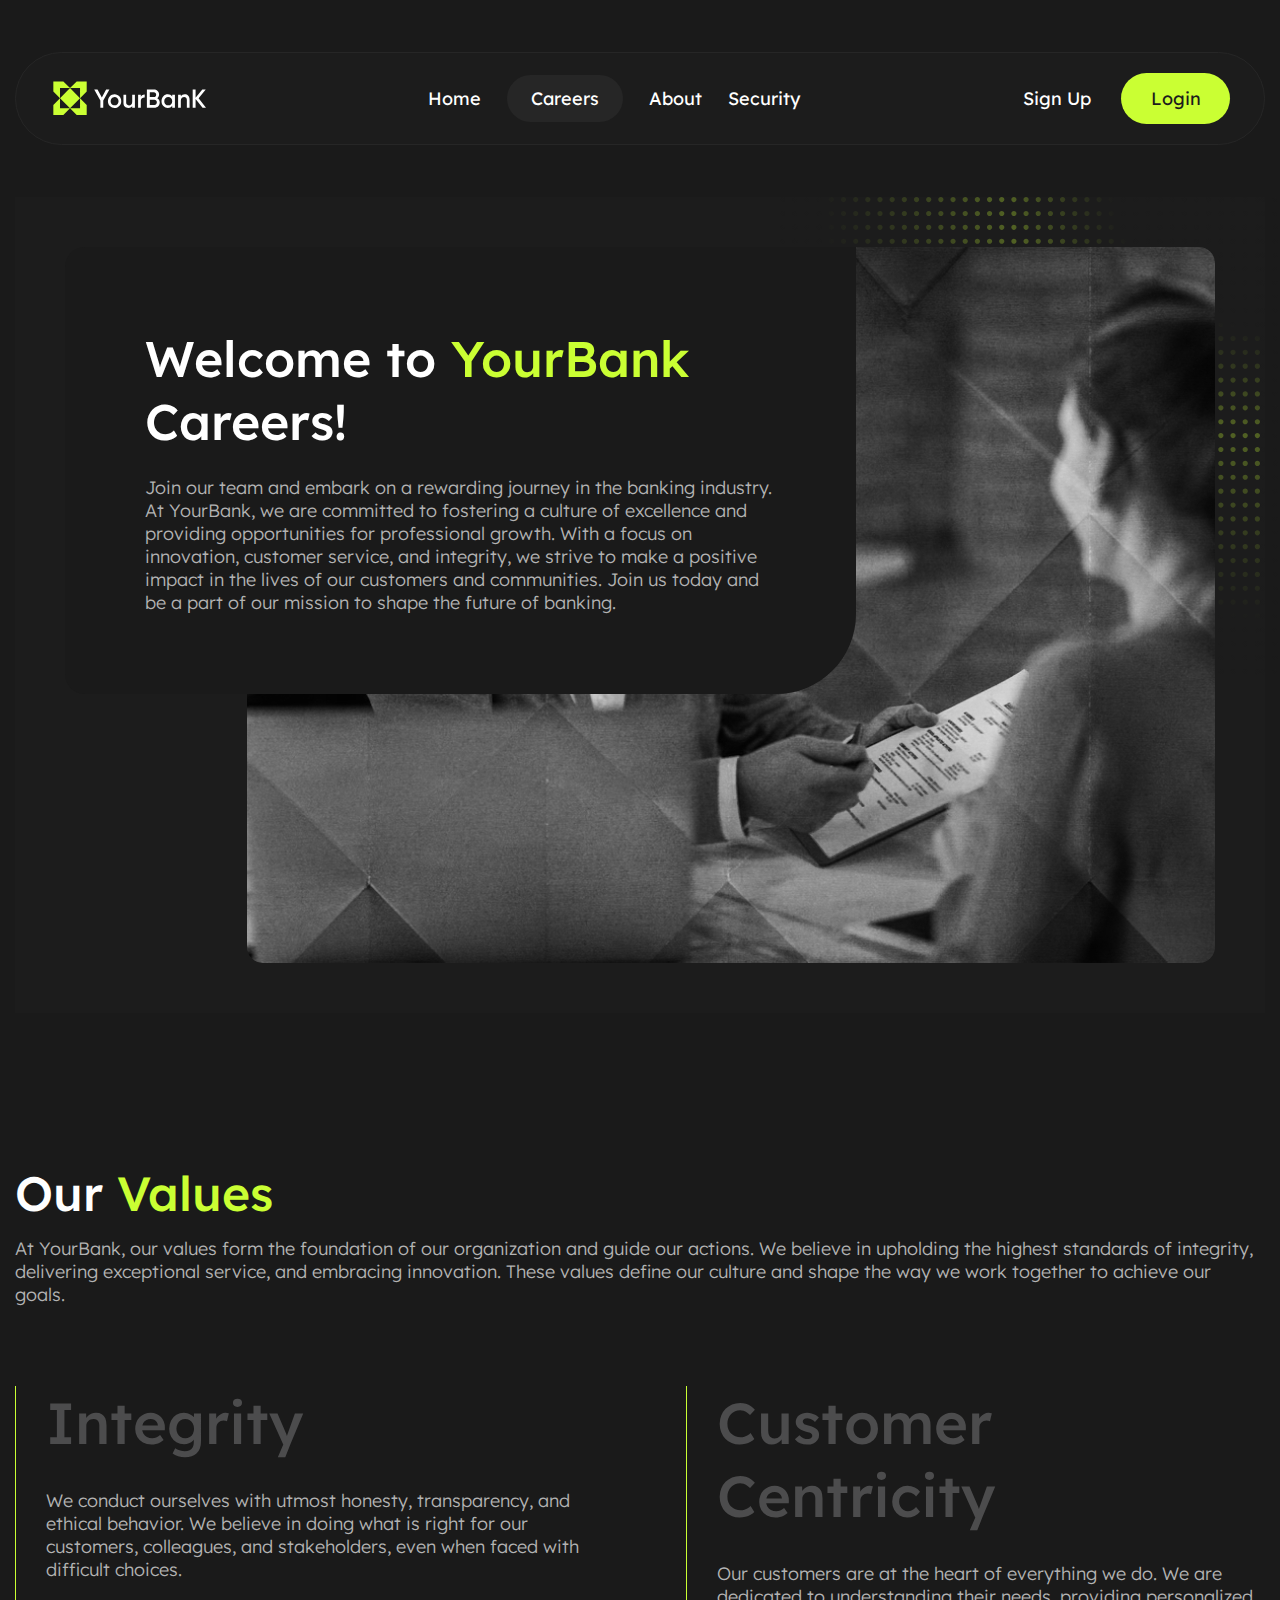
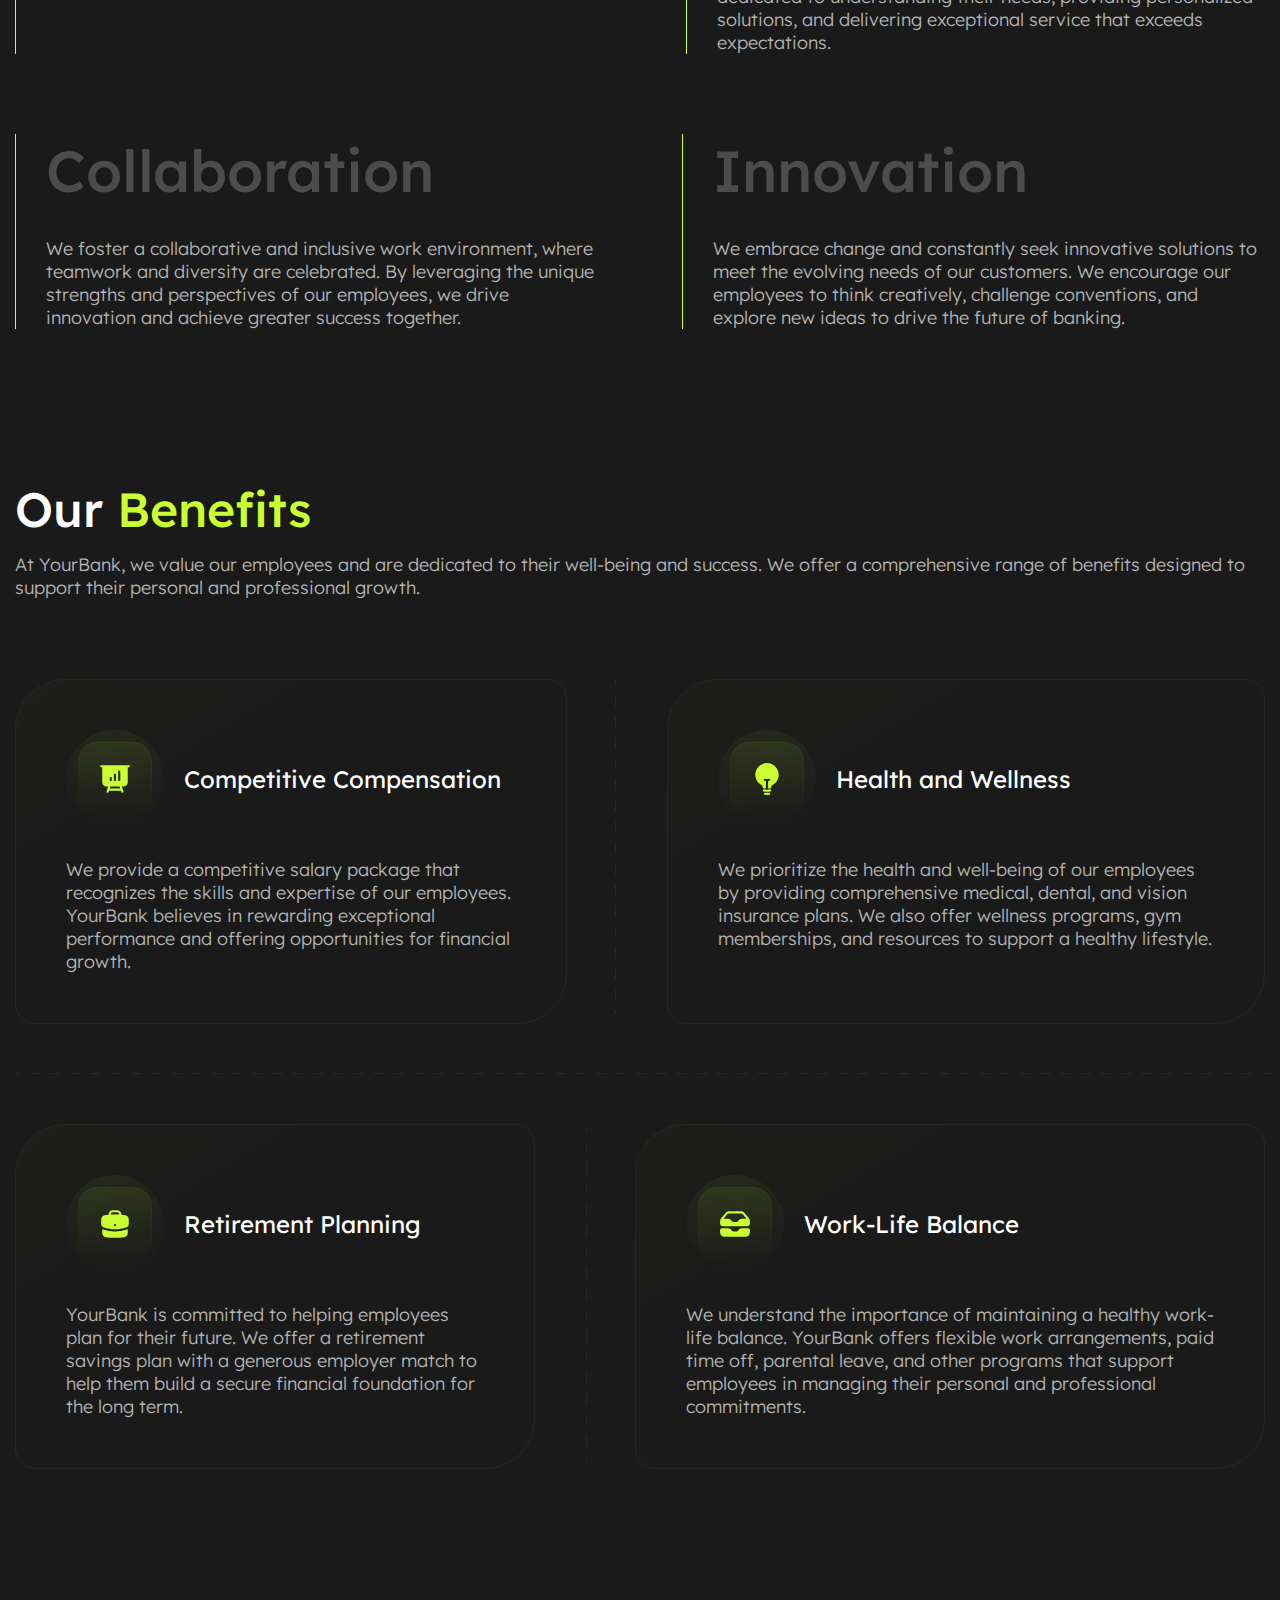
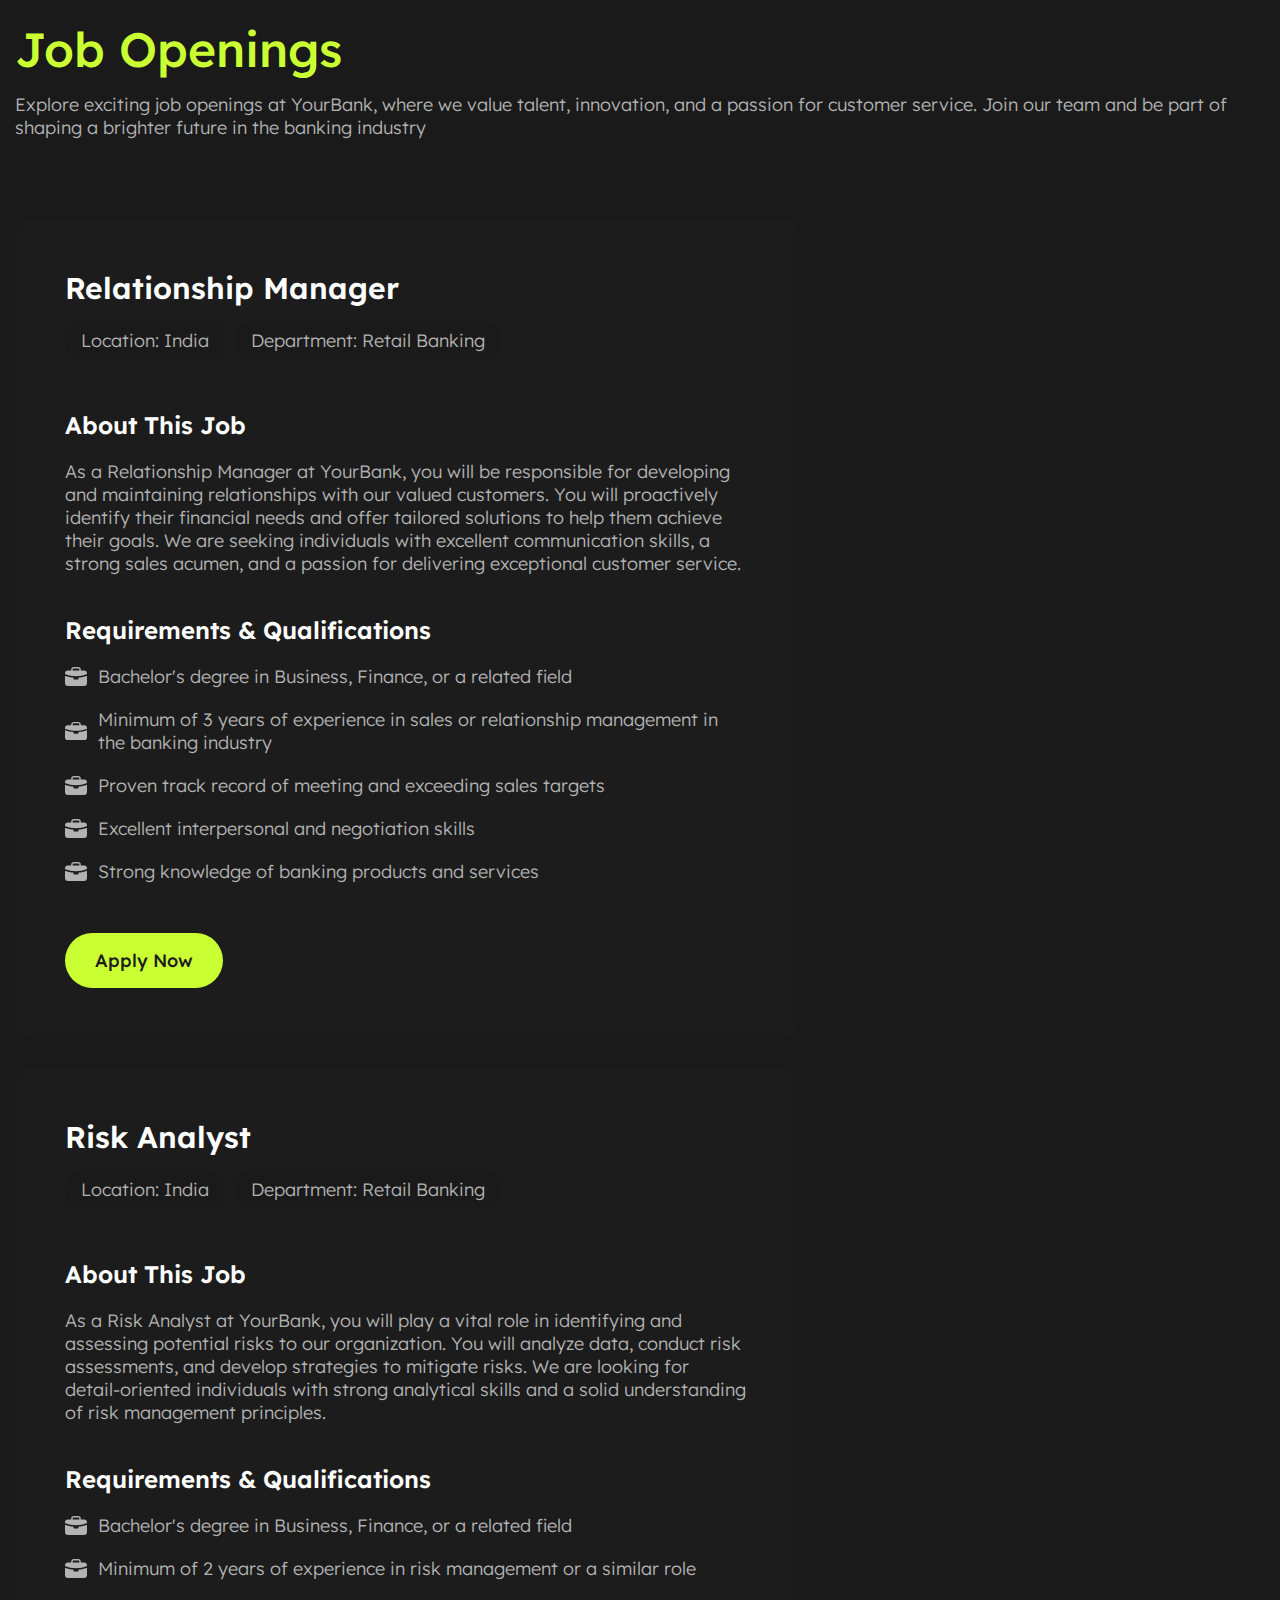
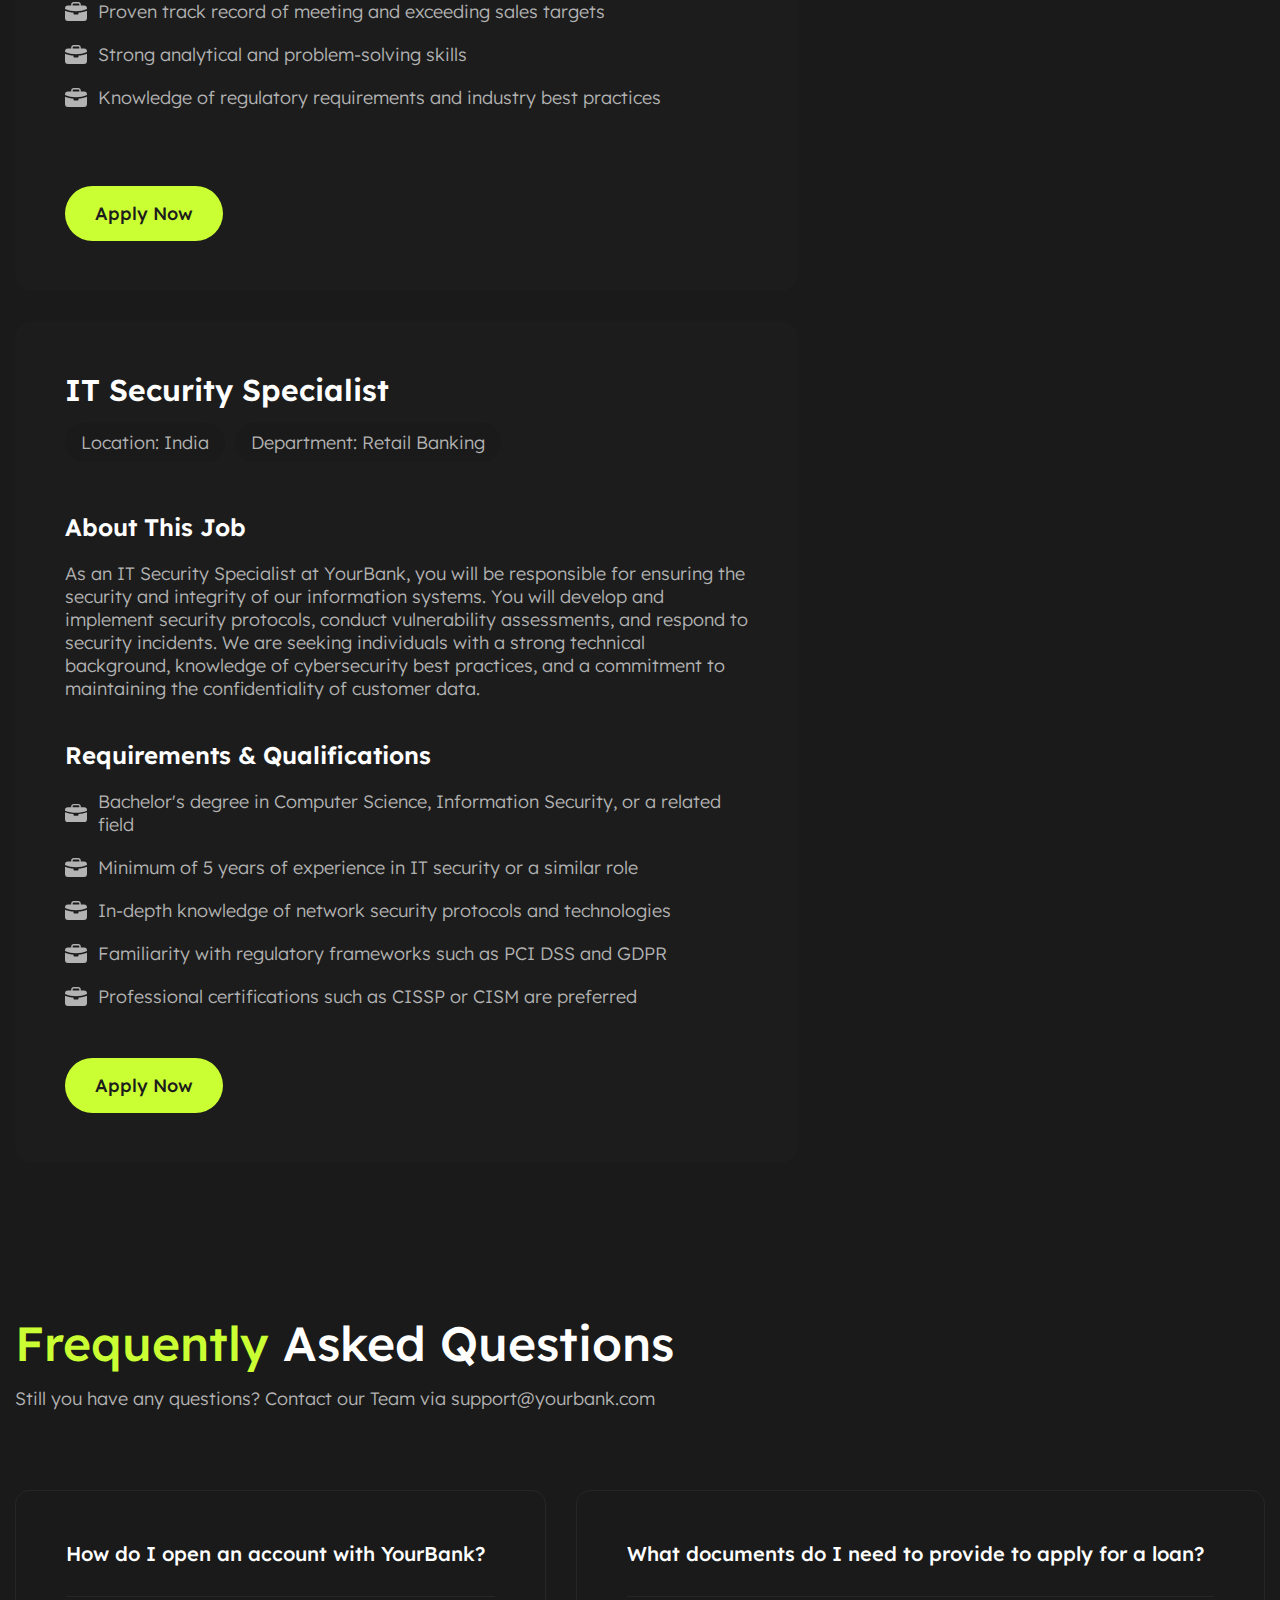
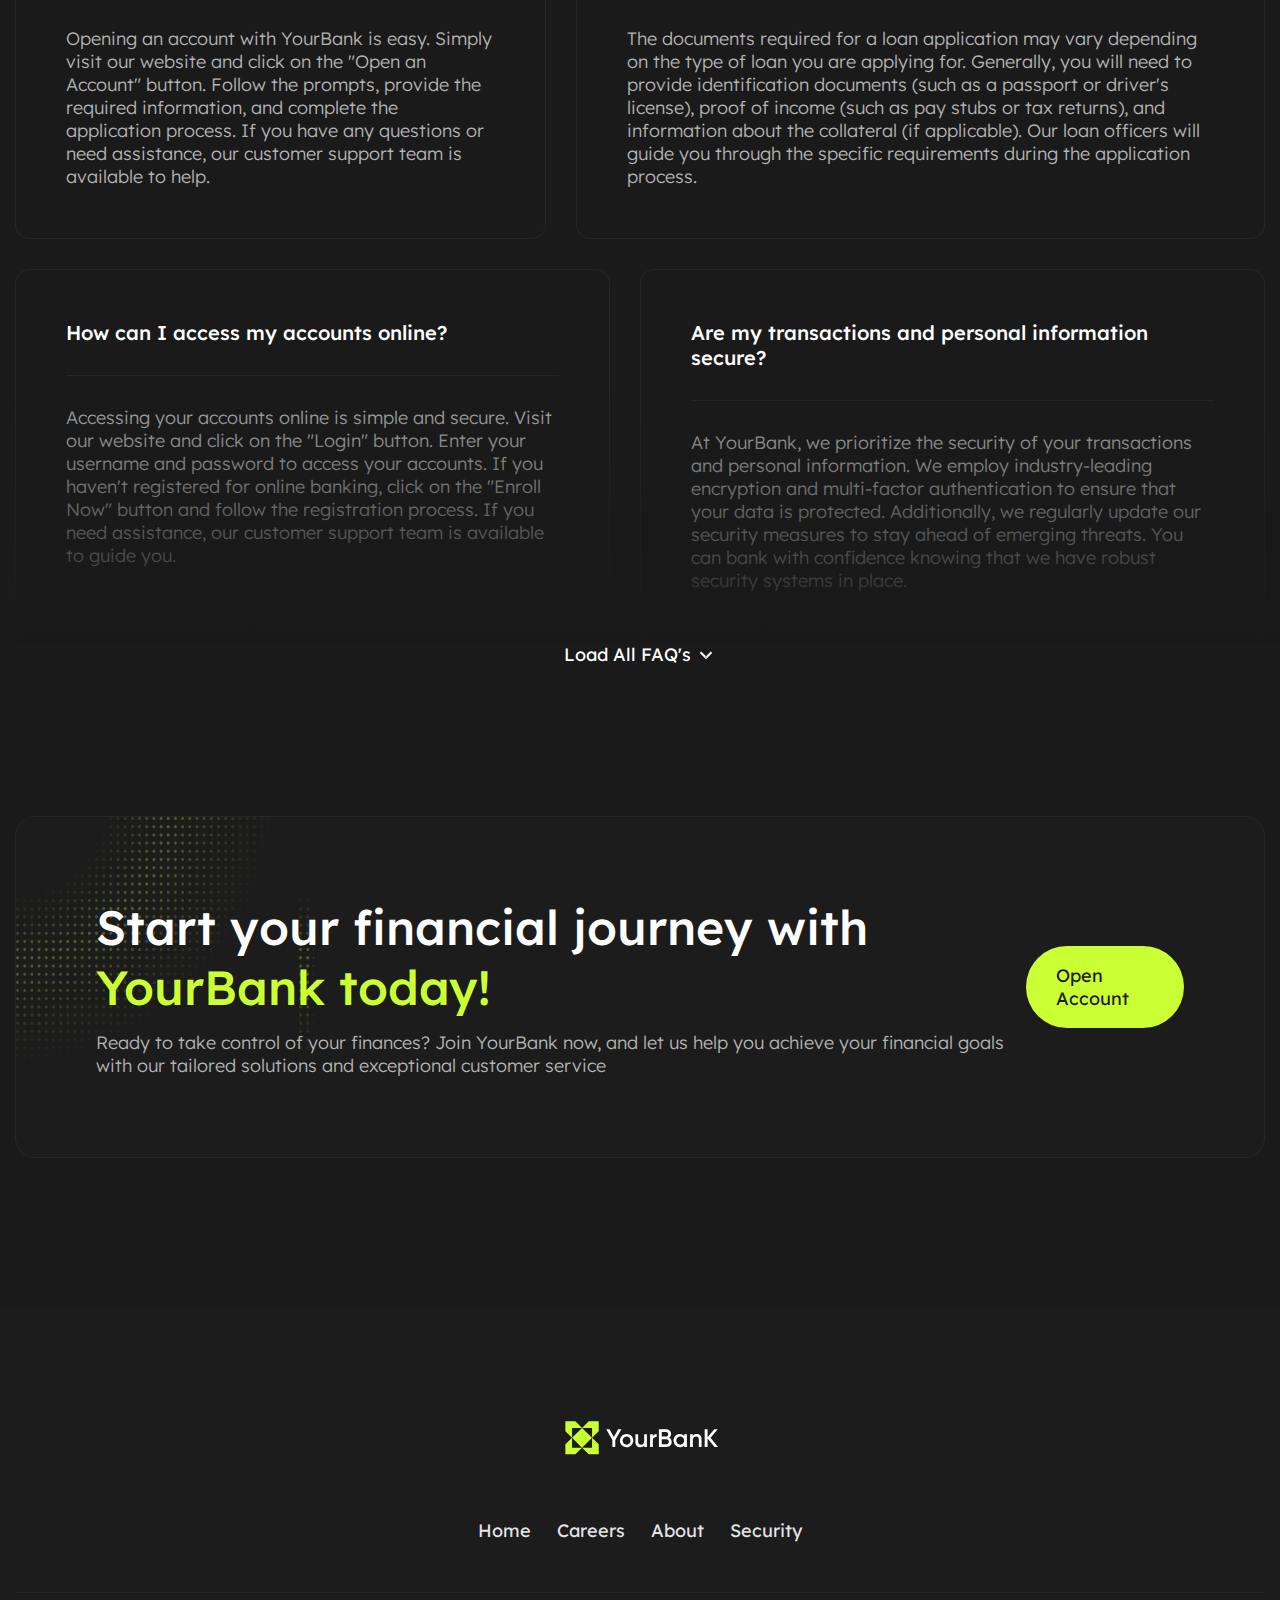
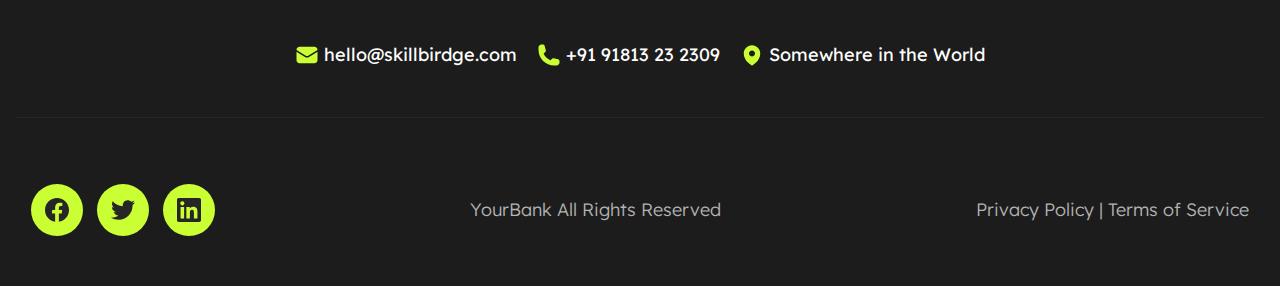
<file: careers.html>
<!DOCTYPE html>
<html lang="en">
<head>
  <meta charset="UTF-8">
  <meta name="viewport" content="width=device-width, initial-scale=1.0">
  <title>Your Bank</title>
  <link rel="stylesheet" href="./css/careers.css">
</head>
<body>
  <header class="header">
    <div class="container">
      <div class="header-inner">
        <a href="./index.html" class="header__logo">
          <img src="./img/header/logo.svg" alt="Logo" class="header__logo-img">
        </a>
        <nav class="header__nav">
          <ul class="header__nav-list">
            <li class="header__nav-item">
              <a href="./index.html" class="header__nav-item-link">Home</a>
            </li>
            <li class="header__nav-item">
              <a href="#!" class="header__nav-item-link header__nav-item-link--active">Careers</a>
            </li>
            <li class="header__nav-item">
              <a href="./about.html" class="header__nav-item-link">About</a>
            </li>
            <li class="header__nav-item">
              <a href="./security.html" class="header__nav-item-link">Security</a>
            </li>
          </ul>
        </nav>
        <div class="header__buttons">
          <a href="./signup.html" class="header__buttons-signup">Sign Up</a>
          <a href="./login.html" class="header__buttons-login">Login</a>
        </div>
      </div>
    </div>
  </header>

  <main>
    <section class="welcome__careers">
      <div class="container">
        <div class="welcome__careers-inner">
          <div class="welcome__careers-general">
            <h1 class="welcome__careers-general-title">Welcome to <span>YourBank</span> Careers!</h1>
            <p class="welcome__careers-general-text">Join our team and embark on a rewarding journey in the banking industry. At YourBank, we are committed to fostering a culture of excellence and providing opportunities for professional growth. With a focus on innovation, customer service, and integrity, we strive to make a positive impact in the lives of our customers and communities. Join us today and be a part of our mission to shape the future of banking.</p>
          </div>
          <img src="./img/careers/welcome__careers/bg-image.jpeg" class="welcome__careers-background"></img>
        </div>
      </div>
    </section>

    <section class="values">
      <div class="container">
        <h2 class="section__title">Our <span>Values</span></h2>
        <p class="values__info">At YourBank, our values form the foundation of our organization and guide our actions. We believe in upholding the
        highest standards of integrity, delivering exceptional service, and embracing innovation. These values define our
        culture and shape the way we work together to achieve our goals.</p>
        <ul class="values__list values__list--first">
          <li class="values__list-item">
            <h3 class="values__list-item-title">Integrity</h3>
            <p class="values__list-item-text">We conduct ourselves with utmost honesty, transparency, and ethical behavior. We believe in doing what is right for our
            customers, colleagues, and stakeholders, even when faced with difficult choices.</p>
          </li>
          <li class="values__list-item">
            <h3 class="values__list-item-title">Customer Centricity</h3>
            <p class="values__list-item-text">Our customers are at the heart of everything we do. We are dedicated to understanding their needs, providing
            personalized solutions, and delivering exceptional service that exceeds expectations.</p>
          </li>
        </ul>
        <ul class="values__list">
          <li class="values__list-item">
            <h3 class="values__list-item-title">Collaboration</h3>
            <p class="values__list-item-text">We foster a collaborative and inclusive work environment, where teamwork and diversity are celebrated. By leveraging the
            unique strengths and perspectives of our employees, we drive innovation and achieve greater success together.</p>
          </li>
          <li class="values__list-item">
            <h3 class="values__list-item-title">Innovation</h3>
            <p class="values__list-item-text">We embrace change and constantly seek innovative solutions to meet the evolving needs of our customers. We encourage our
            employees to think creatively, challenge conventions, and explore new ideas to drive the future of banking.</p>
          </li>
        </ul>
      </div>
    </section>

    <section class="benefits">
      <div class="container">
        <h2 class="section__title">Our <span>Benefits</span></h2>
        <p class="benefits__info">At YourBank, we value our employees and are dedicated to their well-being and success. We offer a comprehensive range of
        benefits designed to support their personal and professional growth.</p>
        <ul class="benefits__list benefits__list--first">
          <li class="benefits__list-item benefits__list-item--first">
            <div class="benefits__list-item-name">
              <img src="./img/careers/benefits/icon01.svg" alt="" class="name-img">
              <h3 class="name-title">Competitive Compensation</h3>
            </div>
            <p class="benefits__list-item-text">We provide a competitive salary package that recognizes the skills and expertise of our employees. YourBank believes in rewarding exceptional performance and offering opportunities for financial growth.</p>
          </li>
          <li class="benefits__list-item">
            <div class="benefits__list-item-name">
              <img src="./img/careers/benefits/icon02.svg" alt="" class="name-img">
              <h3 class="name-title">Health and Wellness</h3>
            </div>
            <p class="benefits__list-item-text">We prioritize the health and well-being of our employees by providing comprehensive medical, dental, and vision
            insurance plans. We also offer wellness programs, gym memberships, and resources to support a healthy lifestyle.</p>
          </li>
        </ul>
        <ul class="benefits__list">
          <li class="benefits__list-item">
            <div class="benefits__list-item-name">
              <img src="./img/careers/benefits/icon03.svg" alt="" class="name-img">
              <h3 class="name-title">Retirement Planning</h3>
            </div>
            <p class="benefits__list-item-text">YourBank is committed to helping employees plan for their future. We offer a retirement savings plan with a generous
            employer match to help them build a secure financial foundation for the long term.</p>
          </li>
          <li class="benefits__list-item benefits__list-item--last">
            <div class="benefits__list-item-name">
              <img src="./img/careers/benefits/icon04.svg" alt="" class="name-img">
              <h3 class="name-title">Work-Life Balance</h3>
            </div>
            <p class="benefits__list-item-text">We understand the importance of maintaining a healthy work-life balance. YourBank offers flexible work arrangements,
            paid time off, parental leave, and other programs that support employees in managing their personal and professional
            commitments.</p>
          </li>
        </ul>
      </div>
    </section>

    <section class="job">
      <div class="container">
        <h2 class="section__title"><span>Job Openings</span></h2>
        <p class="job__info">Explore exciting job openings at YourBank, where we value talent, innovation, and a passion for customer service. Join
        our team and be part of shaping a brighter future in the banking industry</p>
        <ul class="job__list">
          <li class="job__list-item">
            <div class="relationship">
              <h3 class="relationship__title">Relationship Manager</h3>
              <div class="relationship__texts">
                <p class="relationship__text">Location: India</p>
                <p class="relationship__text">Department: Retail Banking</p>
              </div>
            </div>
            <div class="abot__job">
              <h3 class="about__job-title">About This Job</h3>
              <p class="about__job-text">As a Relationship Manager at YourBank, you will be responsible for developing and maintaining relationships with our valued customers. You will proactively identify their financial needs and offer tailored solutions to help them achieve their goals. We are seeking individuals with excellent communication skills, a strong sales acumen, and a passion for delivering exceptional customer service.</p>
            </div>
            <div class="requirements">
              <h3 class="requirements__title">Requirements & Qualifications</h3>
              <ul class="requirements__list">
                <li class="requirements__list-item">
                  <img src="./img/careers/job/bag.svg" alt="" class="requirements__list-item-img">
                  <p class="requirements__list-item-text">Bachelor's degree in Business, Finance, or a related field</p>
                </li>
                <li class="requirements__list-item">
                  <img src="./img/careers/job/bag.svg" alt="" class="requirements__list-item-img">
                  <p class="requirements__list-item-text">Minimum of 3 years of experience in sales or relationship management in the banking industry</p>
                </li>
                <li class="requirements__list-item">
                  <img src="./img/careers/job/bag.svg" alt="" class="requirements__list-item-img">
                  <p class="requirements__list-item-text">Proven track record of meeting and exceeding sales targets</p>
                </li>
                <li class="requirements__list-item">
                  <img src="./img/careers/job/bag.svg" alt="" class="requirements__list-item-img">
                  <p class="requirements__list-item-text">Excellent interpersonal and negotiation skills</p>
                </li>
                <li class="requirements__list-item">
                  <img src="./img/careers/job/bag.svg" alt="" class="requirements__list-item-img">
                  <p class="requirements__list-item-text">Strong knowledge of banking products and services</p>
                </li>
              </ul>
            </div>
            <button class="requirements__list-button requirements__list-button--first">Apply Now</button>
          </li>
          <li class="job__list-item">
            <div class="relationship">
              <h3 class="relationship__title">Risk Analyst</h3>
              <div class="relationship__texts">
                <p class="relationship__text">Location: India</p>
                <p class="relationship__text">Department: Retail Banking</p>
              </div>
            </div>
            <div class="abot__job">
              <h3 class="about__job-title">About This Job</h3>
              <p class="about__job-text">As a Risk Analyst at YourBank, you will play a vital role in identifying and assessing potential risks to our organization. You will analyze data, conduct risk assessments, and develop strategies to mitigate risks. We are looking for detail-oriented individuals with strong analytical skills and a solid understanding of risk management principles.</p>
            </div>
            <div class="requirements">
              <h3 class="requirements__title">Requirements & Qualifications</h3>
              <ul class="requirements__list">
                <li class="requirements__list-item">
                  <img src="./img/careers/job/bag.svg" alt="" class="requirements__list-item-img">
                  <p class="requirements__list-item-text">Bachelor's degree in Business, Finance, or a related field</p>
                </li>
                <li class="requirements__list-item">
                  <img src="./img/careers/job/bag.svg" alt="" class="requirements__list-item-img">
                  <p class="requirements__list-item-text">Minimum of 2 years of experience in risk management or a similar role</p>
                </li>
                <li class="requirements__list-item">
                  <img src="./img/careers/job/bag.svg" alt="" class="requirements__list-item-img">
                  <p class="requirements__list-item-text">Proven track record of meeting and exceeding sales targets</p>
                </li>
                <li class="requirements__list-item">
                  <img src="./img/careers/job/bag.svg" alt="" class="requirements__list-item-img">
                  <p class="requirements__list-item-text">Strong analytical and problem-solving skills</p>
                </li>
                <li class="requirements__list-item">
                  <img src="./img/careers/job/bag.svg" alt="" class="requirements__list-item-img">
                  <p class="requirements__list-item-text">Knowledge of regulatory requirements and industry best practices</p>
                </li>
              </ul>
            </div>
            <button class="requirements__list-button requirements__list-button--second">Apply Now</button>
          </li>
          <li class="job__list-item">
            <div class="relationship">
              <h3 class="relationship__title">IT Security Specialist</h3>
              <div class="relationship__texts">
                <p class="relationship__text">Location: India</p>
                <p class="relationship__text">Department: Retail Banking</p>
              </div>
            </div>
            <div class="abot__job">
              <h3 class="about__job-title">About This Job</h3>
              <p class="about__job-text">As an IT Security Specialist at YourBank, you will be responsible for ensuring the security and integrity of our
              information systems. You will develop and implement security protocols, conduct vulnerability assessments, and respond
              to security incidents. We are seeking individuals with a strong technical background, knowledge of cybersecurity best
              practices, and a commitment to maintaining the confidentiality of customer data.</p>
            </div>
            <div class="requirements">
              <h3 class="requirements__title">Requirements & Qualifications</h3>
              <ul class="requirements__list">
                <li class="requirements__list-item">
                  <img src="./img/careers/job/bag.svg" alt="" class="requirements__list-item-img">
                  <p class="requirements__list-item-text">Bachelor's degree in Computer Science, Information Security, or a related field</p>
                </li>
                <li class="requirements__list-item">
                  <img src="./img/careers/job/bag.svg" alt="" class="requirements__list-item-img">
                  <p class="requirements__list-item-text">Minimum of 5 years of experience in IT security or a similar role</p>
                </li>
                <li class="requirements__list-item">
                  <img src="./img/careers/job/bag.svg" alt="" class="requirements__list-item-img">
                  <p class="requirements__list-item-text">In-depth knowledge of network security protocols and technologies</p>
                </li>
                <li class="requirements__list-item">
                  <img src="./img/careers/job/bag.svg" alt="" class="requirements__list-item-img">
                  <p class="requirements__list-item-text">Familiarity with regulatory frameworks such as PCI DSS and GDPR</p>
                </li>
                <li class="requirements__list-item">
                  <img src="./img/careers/job/bag.svg" alt="" class="requirements__list-item-img">
                  <p class="requirements__list-item-text">Professional certifications such as CISSP or CISM are preferred</p>
                </li>
              </ul>
            </div>
            <button class="requirements__list-button requirements__list-button--third">Apply Now</button>
          </li>
        </ul>
      </div>
    </section>

    <section class="question">
      <div class="container">
        <h2 class="section__title"><span>Frequently</span> Asked Questions</h2>
        <p class="question__info">Still you have any questions? Contact our Team via <a href="support@yourbank.com"
            target="_blank">support@yourbank.com</a></p>
        <ul class="question__list question__list--first">
          <li class="question__list-item">
            <h3 class="question__list-item-title">How do I open an account with YourBank?</h3>
            <p class="question__list-item-text">Opening an account with YourBank is easy. Simply visit our website and click
              on the "Open an Account" button. Follow the
              prompts, provide the required information, and complete the application process. If you have any questions or
              need
              assistance, our customer support team is available to help.</p>
          </li>
          <li class="question__list-item">
            <h3 class="question__list-item-title">What documents do I need to provide to apply for a loan?</h3>
            <p class="question__list-item-text">The documents required for a loan application may vary depending on the type
              of loan you are applying for. Generally, you will need to provide identification documents (such as a passport
              or driver's license), proof of income (such as pay stubs or tax returns), and information about the collateral
              (if applicable). Our loan officers will guide you through the specific requirements during the application
              process.</p>
          </li>
        </ul>
        <ul class="question__list question__list-item--down" id = "darker-questions">
          <li class="question__list-item">
            <h3 class="question__list-item-title">How can I access my accounts online?</h3>
            <p class="question__list-item-text">Accessing your accounts online is simple and secure. Visit our website and
              click on the "Login" button. Enter your username and password to access your accounts. If you haven't
              registered for online banking, click on the "Enroll Now" button and follow the registration process. If you
              need assistance, our customer support team is available to guide you.</p>
          </li>
          <li class="question__list-item">
            <h3 class="question__list-item-title">Are my transactions and personal information secure?</h3>
            <p class="question__list-item-text">At YourBank, we prioritize the security of your transactions and personal
              information. We employ industry-leading encryption and multi-factor authentication to ensure that your data is
              protected. Additionally, we regularly update our security measures to stay ahead of emerging threats. You can
              bank with confidence knowing that we have robust security systems in place.</p>
          </li>
        </ul>
        <ul class="question__list hidden" id="hidden-questions">
          <li class="question__list-item">
            <h3 class="question__list-item-title">Are my transactions and personal information secure?</h3>
            <p class="question__list-item-text">At YourBank, we prioritize the security of your transactions and personal
              information. We employ industry-leading
              encryption and multi-factor authentication to ensure that your data is protected. Additionally, we regularly
              update our
              security measures to stay ahead of emerging threats. You can bank with confidence knowing that we have robust
              security
              systems in place.</p>
          </li>
          <li class="question__list-item">
            <h3 class="question__list-item-title">How do I open an account with YourBank?</h3>
            <p class="question__list-item-text">Opening an account with YourBank is easy. Simply visit our website and click on
              the "Open an Account" button. Follow the
              prompts, provide the required information, and complete the application process. If you have any questions or need
              assistance, our customer support team is available to help.</p>
          </li>
        </ul>
        <button class="question__hide" id="button-show">
          <p class="question__hide-text">Load All FAQ's</p>
          <img src="./img/question/arrow.svg" alt="" class="question__hide-img">
        </button>
      </div>
    </section>

    <section class="banner">
      <div class="container">
        <div class="banner__inner">
          <div class="banner__information">
            <h2 class="section__title">Start your financial journey with <span>YourBank today!</span></h2>
            <p class="banner__text">Ready to take control of your finances? Join YourBank now, and let us help you achieve
              your financial goals with our
              tailored solutions and exceptional customer service</p>
          </div>
          <a href="#!" class="banner__button">Open Account</a>
        </div>
      </div>
    </section>
  </main>

  <footer class="footer">
    <section class="footer__main">
      <div class="container">
        <a href="./careers.html" class="footer__main-logo">
          <img src="./img/footer__main/logo.svg" class="footer__main-logo-img"></img>
        </a>
        <nav class="footer__nav">
          <ul class="footer__nav-list">
            <li class="footer__main-list-item">
              <a href="./index.html" class="footer__main-list-link">Home</a>
            </li>
            <li class="footer__main-list-item">
              <a href="./careers.html" class="footer__main-list-link">Careers</a>
            </li>
            <li class="footer__main-list-item">
              <a href="./about.html" class="footer__main-list-link">About</a>
            </li>
            <li class="footer__main-list-item">
              <a href="./security.html" class="footer__main-list-link">Security</a>
            </li>
          </ul>
        </nav>
      </div>
    </section>
  
    <section class="contacts">
      <div class="container">
        <div class="contacts__inner">
          <ul class="contacts__list">
            <li class="contacts__list-item">
              <img src="./img/contacts/mail.svg" alt="" class="contacts__list-item-img">
              <a href="mailto:hello@skillbirdge.com" class="contacts__list-link">hello@skillbirdge.com</a>
            </li>
            <li class="contacts__list-item">
              <img src="./img/contacts/phone.svg" alt="" class="contacts__list-item-img">
              <a href="tel:+91 91813 23 2309" class="contacts__list-link">+91 91813 23 2309</a>
            </li>
            <li class="contacts__list-item">
              <img src="./img/contacts/position.svg" alt="" class="contacts__list-item-img">
              <a href="#!" class="contacts__list-item-text">Somewhere in the World</a>
            </li>
          </ul>
        </div>
      </div>
    </section>
  
    <section class="social">
      <div class="container">
        <div class="social__inner">
          <div class="social__icons">
            <a href="#!" class="social__icons-link"><img src="./img/socials/facebook.svg" alt=""
                class="social__icons-img"></a>
            <a href="#!" class="social__icons-link"><img src="./img/socials/twitter.svg" alt=""
                class="social__icons-img"></a>
            <a href="#!" class="social__icons-link"><img src="./img/socials/In.svg" alt="" class="social__icons-img"></a>
          </div>
          <p class="social__text">YourBank All Rights Reserved</p>
          <p class="social__private-text">Privacy Policy | Terms of Service</p>
        </div>
      </div>
    </section>
  </footer>

  <script src="./js/careers.js"></script>
</body>
</html>
</file>
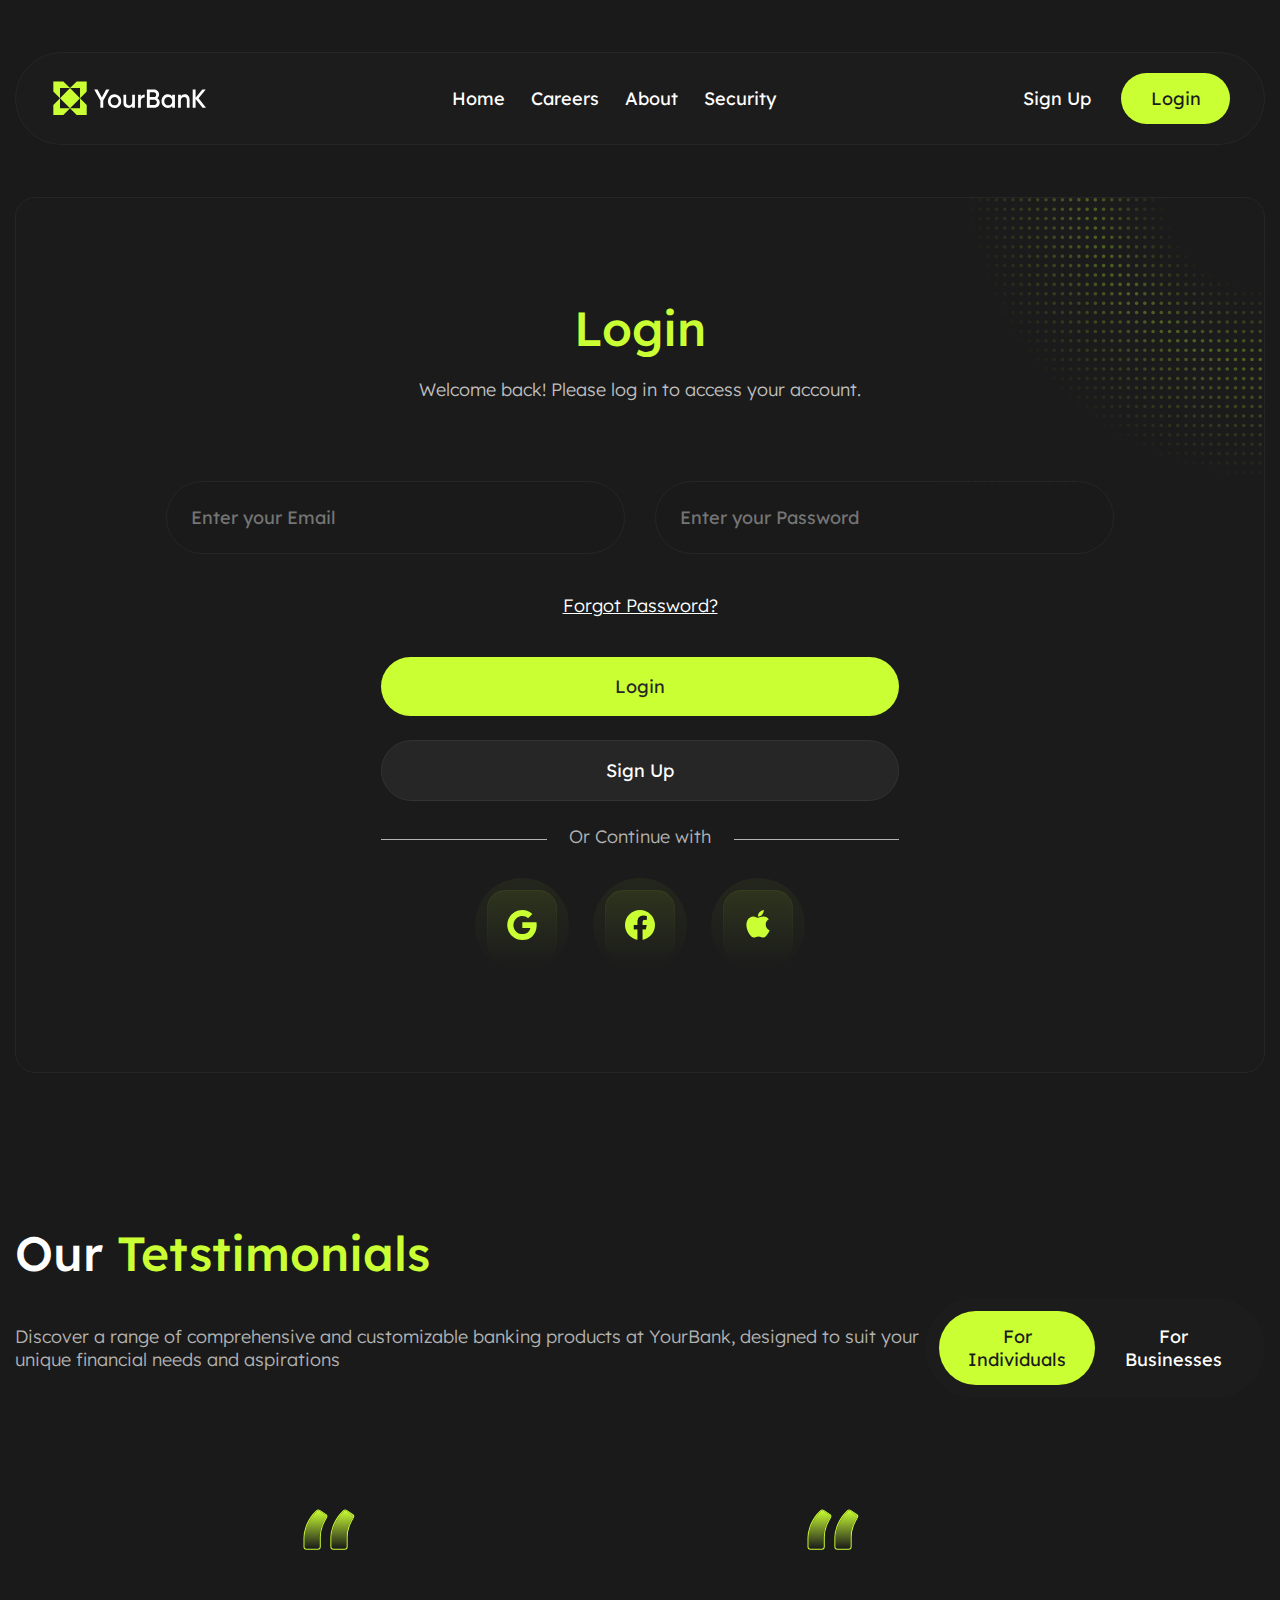
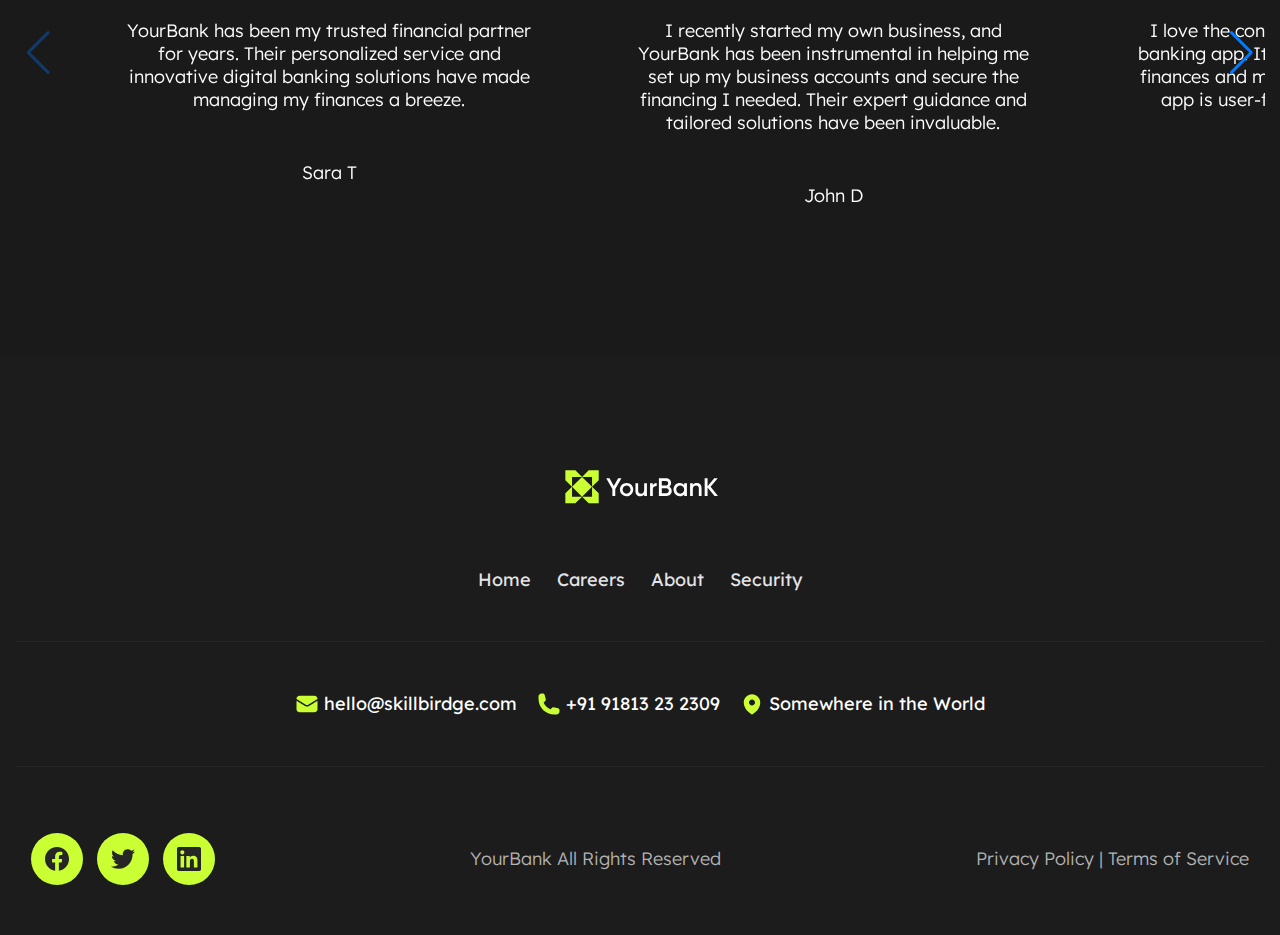
<file: login.html>
<!DOCTYPE html>
<html lang="en">
<head>
  <meta charset="UTF-8">
  <meta name="viewport" content="width=device-width, initial-scale=1.0">
  <title>Your Bank</title>
  <link rel="stylesheet" href="./css/login.css">
  <link rel="stylesheet" href="https://cdn.jsdelivr.net/npm/swiper@11/swiper-bundle.min.css" />
</head>
<body>
  <header class="header">
    <div class="container">
      <div class="header-inner">
        <a href="./index.html" class="header__logo">
          <img src="./img/header/logo.svg" alt="Logo" class="header__logo-img">
        </a>
        <nav class="header__nav">
          <ul class="header__nav-list">
            <li class="header__nav-item">
              <a href="./index.html" class="header__nav-item-link">Home</a>
            </li>
            <li class="header__nav-item">
              <a href="./careers.html" class="header__nav-item-link">Careers</a>
            </li>
            <li class="header__nav-item">
              <a href="./about.html" class="header__nav-item-link">About</a>
            </li>
            <li class="header__nav-item">
              <a href="./security.html" class="header__nav-item-link">Security</a>
            </li>
          </ul>
        </nav>
        <div class="header__buttons">
          <a href="./signup.html" class="header__buttons-signup">Sign Up</a>
          <a href="./login.html" class="header__buttons-login">Login</a>
        </div>
      </div>
    </div>
  </header>

  <main>
    <section class="log">
      <div class="container">
        <div class="wrapper">
          <h2 class="login__title">Login</h2>
          <p class="login__form-info">Welcome back! Please log in to access your account.</p>
          <form action="" class="login__form">
            <div class="login__inputs">
              <input type="email" placeholder="Enter your Email" class="login__inputs-email">
              <input type="password" placeholder="Enter your Password" class="login__inputs-pass">
            </div>
            <a href="#!" class="login__form-forgot">Forgot Password?</a>
            <div class="login__form-buttons">
              <button type="submit" class="form__login-buttons-login">Login</button>
              <button type="submit" class="form__login-buttons-signup">Sign Up</button>
            </div>
            <p class="login__form-continue">Or Continue with</p>
            <div class="login__form-coninue-icons">
              <a href="#!" class="login__form-continue-icons-link">
                <img src="./img/login/log/googl.svg" alt="" class="login__form-continue-icons-img">
              </a>
              <a href="#!" class="login__form-continue-icons-link">
                <img src="./img/login/log/faceboock.svg" alt="" class="login__form-continue-icons-img">
              </a>
              <a href="#!" class="login__form-continue-icons-link">
                <img src="./img/login/log/apple.svg" alt="" class="login__form-continue-icons-img">
              </a>
            </div>
          </form>
        </div>
      </div>
    </section>

    <section class="testimonials">
      <div class="container">
        <h2 class="section__title">Our <span>Tetstimonials</span></h2>
        <div class="testimonials__information">
          <p class="testimonials__info">Discover a range of comprehensive and customizable banking products at YourBank,
            designed to suit your unique financial
            needs and aspirations</p>
          <div class="testimonials__information-buttons">
            <button class="testimonials__information-button testimonials__information-button--active swiper-individual">For
              Individuals</button>
            <button class="testimonials__information-button swiper-business">For Businesses</button>
          </div>
        </div>
        <div class="swiper mySwiper" id="swiper-content">
          <div class="swiper-wrapper">
            <div class="swiper-slide">
              <img src="./img/testimonials/icon.svg" alt="" class="swiper__card-img">
              <p class="swiper__card-text">
                YourBank has been my trusted financial partner for years. Their personalized service and innovative digital
                banking
                solutions have made managing my finances a breeze.
              </p>
              <p class="swiper__card-author">Sara T</p>
            </div>
            <div class="swiper-slide">
              <img src="./img/testimonials/icon.svg" alt="" class="swiper__card-img">
              <p class="swiper__card-text">
                I recently started my own business, and YourBank has been instrumental in helping me set up my business
                accounts and
                secure the financing I needed. Their expert guidance and tailored solutions have been invaluable.
              </p>
              <p class="swiper__card-author">John D</p>
            </div>
            <div class="swiper-slide">
              <img src="./img/testimonials/icon.svg" alt="" class="swiper__card-img">
              <p class="swiper__card-text">
                I love the convenience of YourBank's mobile banking app. It allows me to stay on top of my finances and make
                transactions on the go. The app is user-friendly and secure, giving me peace of mind.
              </p>
              <p class="swiper__card-author">Emily G</p>
            </div>
          </div>
          <div class="swiper-button-next"></div>
          <div class="swiper-button-prev"></div>
        </div>
        <div class="swiper mySwiper hidden" id="swiper-hidden">
          <div class="swiper-wrapper">
            <div class="swiper-slide">
              <img src="./img/testimonials/icon.svg" alt="" class="swiper__card-img">
              <p class="swiper__card-text">
                YourBank has been my trusted financial partner for years. Their personalized service and innovative digital
                banking
                solutions have made managing my finances a breeze.
              </p>
              <p class="swiper__card-author">Sara T</p>
            </div>
            <div class="swiper-slide">
              <img src="./img/testimonials/icon.svg" alt="" class="swiper__card-img">
              <p class="swiper__card-text">
                I recently started my own business, and YourBank has been instrumental in helping me set up my business
                accounts and
                secure the financing I needed. Their expert guidance and tailored solutions have been invaluable.
              </p>
              <p class="swiper__card-author">John D</p>
            </div>
            <div class="swiper-slide">
              <img src="./img/testimonials/icon.svg" alt="" class="swiper__card-img">
              <p class="swiper__card-text">
                I love the convenience of YourBank's mobile banking app. It allows me to stay on top of my finances and make
                transactions on the go. The app is user-friendly and secure, giving me peace of mind.
              </p>
              <p class="swiper__card-author">Emily G</p>
            </div>
            <div class="swiper-slide">
              <img src="./img/testimonials/icon.svg" alt="" class="swiper__card-img">
              <p class="swiper__card-text">
                YourBank has been my trusted financial partner for years. Their personalized service and innovative digital
                banking
                solutions have made managing my finances a breeze.
              </p>
              <p class="swiper__card-author">Sara T</p>
            </div>
            <div class="swiper-slide">
              <img src="./img/testimonials/icon.svg" alt="" class="swiper__card-img">
              <p class="swiper__card-text">
                I recently started my own business, and YourBank has been instrumental in helping me set up my business
                accounts and
                secure the financing I needed. Their expert guidance and tailored solutions have been invaluable.
              </p>
              <p class="swiper__card-author">John D</p>
            </div>
          </div>
          <div class="swiper-button-next"></div>
          <div class="swiper-button-prev"></div>
        </div>
      </div>
    </section>
  </main>

  <footer class="footer">
    <section class="footer__main">
      <div class="container">
        <a href="./index.html" class="footer__main-logo">
          <img src="./img/footer__main/logo.svg" class="footer__main-logo-img"></img>
        </a>
        <nav class="footer__nav">
          <ul class="footer__nav-list">
            <li class="footer__main-list-item">
              <a href="./index.html" class="footer__main-list-link">Home</a>
            </li>
            <li class="footer__main-list-item">
              <a href="./careers.html" class="footer__main-list-link">Careers</a>
            </li>
            <li class="footer__main-list-item">
              <a href="./about.html" class="footer__main-list-link">About</a>
            </li>
            <li class="footer__main-list-item">
              <a href="./security.html" class="footer__main-list-link">Security</a>
            </li>
          </ul>
        </nav>
      </div>
    </section>
  
    <section class="contacts">
      <div class="container">
        <div class="contacts__inner">
          <ul class="contacts__list">
            <li class="contacts__list-item">
              <img src="./img/contacts/mail.svg" alt="" class="contacts__list-item-img">
              <a href="mailto:hello@skillbirdge.com" class="contacts__list-link">hello@skillbirdge.com</a>
            </li>
            <li class="contacts__list-item">
              <img src="./img/contacts/phone.svg" alt="" class="contacts__list-item-img">
              <a href="tel:+91 91813 23 2309" class="contacts__list-link">+91 91813 23 2309</a>
            </li>
            <li class="contacts__list-item">
              <img src="./img/contacts/position.svg" alt="" class="contacts__list-item-img">
              <a href="#!" class="contacts__list-item-text">Somewhere in the World</a>
            </li>
          </ul>
        </div>
      </div>
    </section>
  
    <section class="social">
      <div class="container">
        <div class="social__inner">
          <div class="social__icons">
            <a href="#!" class="social__icons-link"><img src="./img/socials/facebook.svg" alt=""
                class="social__icons-img"></a>
            <a href="#!" class="social__icons-link"><img src="./img/socials/twitter.svg" alt=""
                class="social__icons-img"></a>
            <a href="#!" class="social__icons-link"><img src="./img/socials/In.svg" alt="" class="social__icons-img"></a>
          </div>
          <p class="social__text">YourBank All Rights Reserved</p>
          <p class="social__private-text">Privacy Policy | Terms of Service</p>
        </div>
      </div>
    </section>
  </footer>

  <script src="https://cdn.jsdelivr.net/npm/swiper@11/swiper-bundle.min.js"></script>
  <script src="js/login.js"></script>
</body>
</html>
</file>
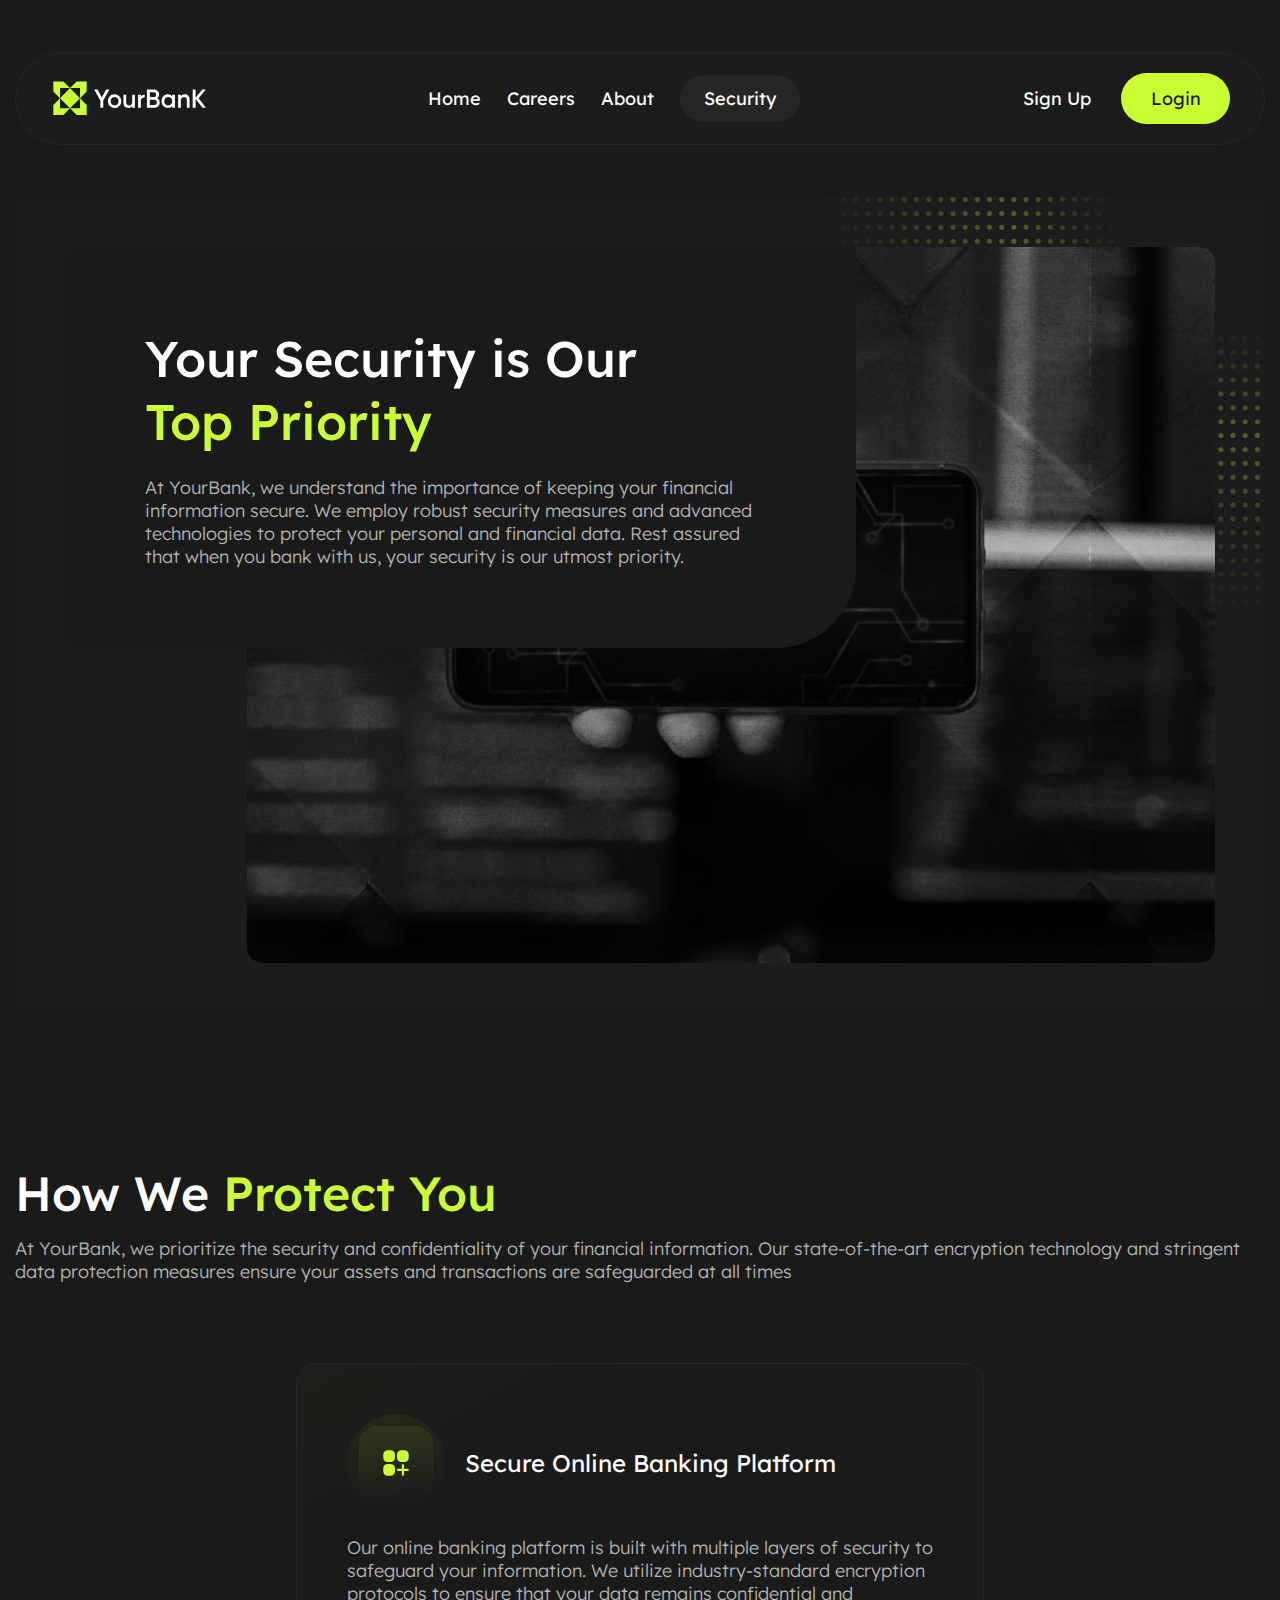
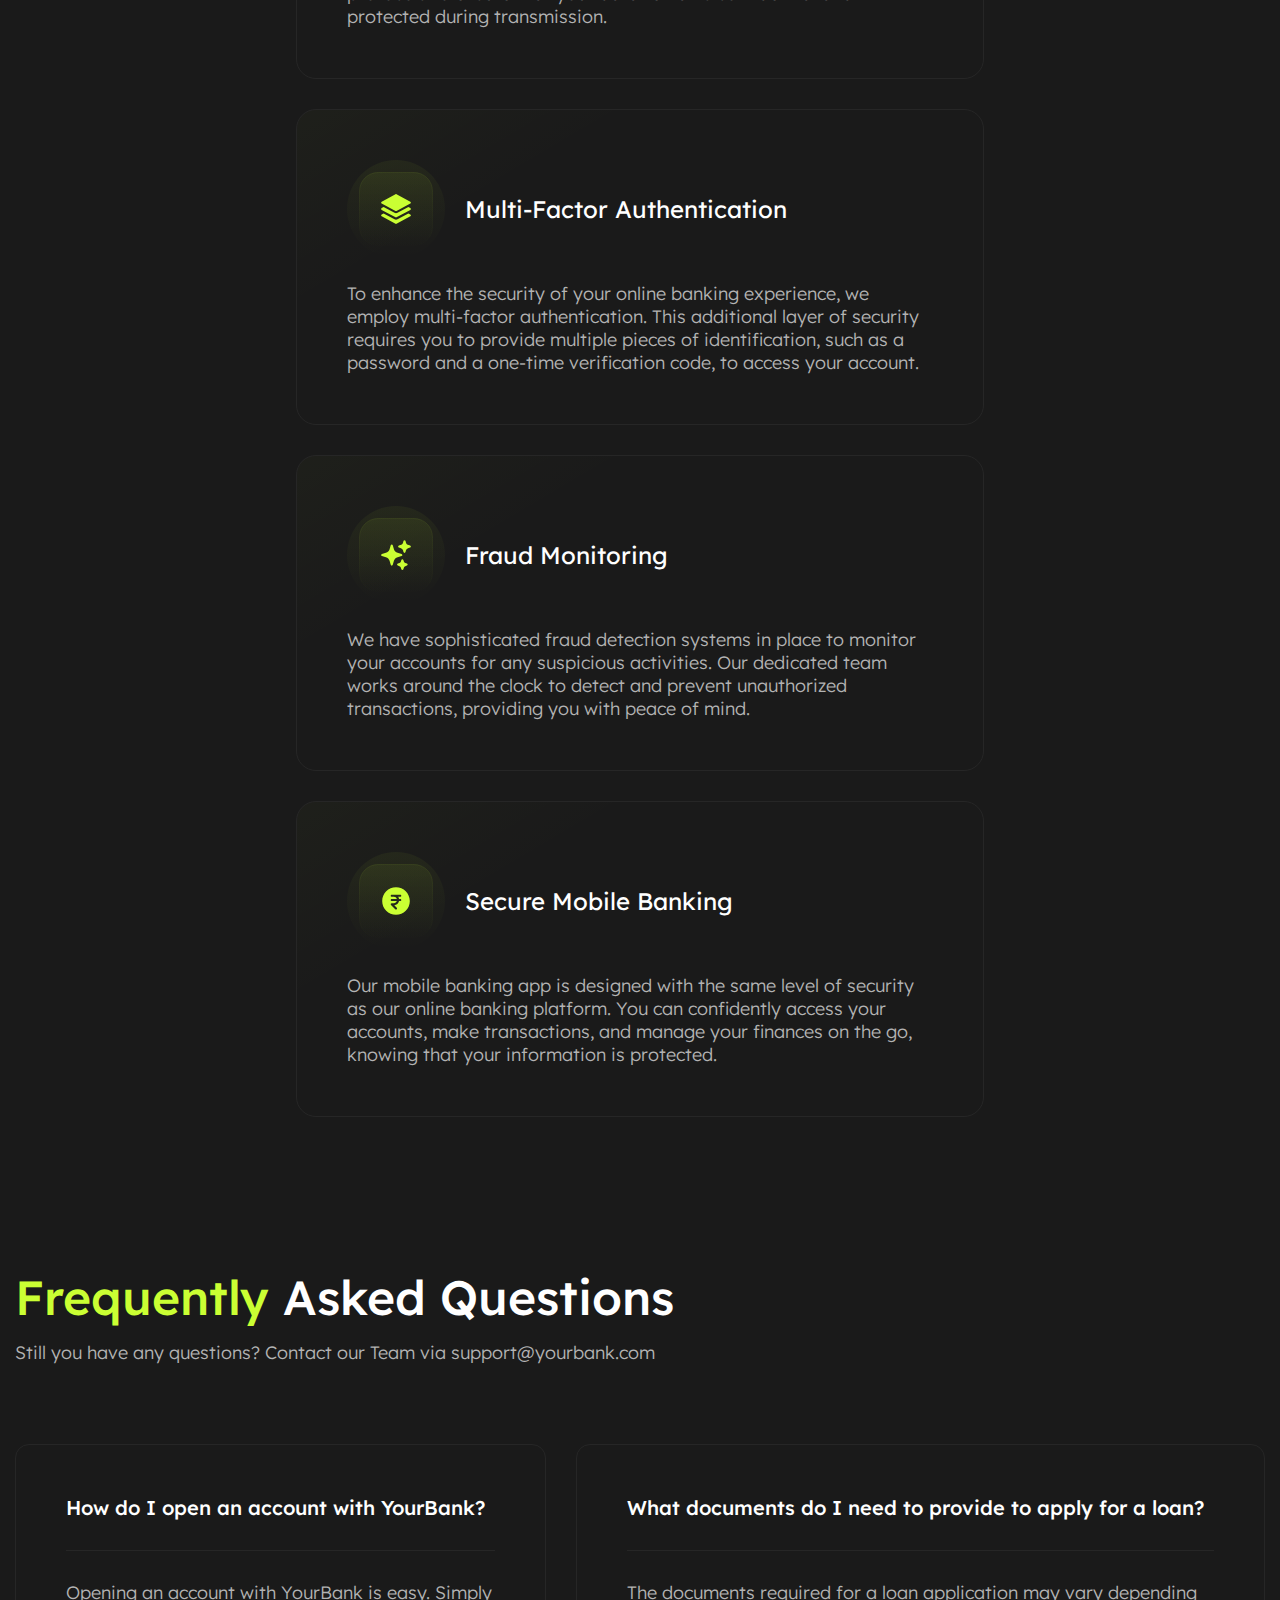
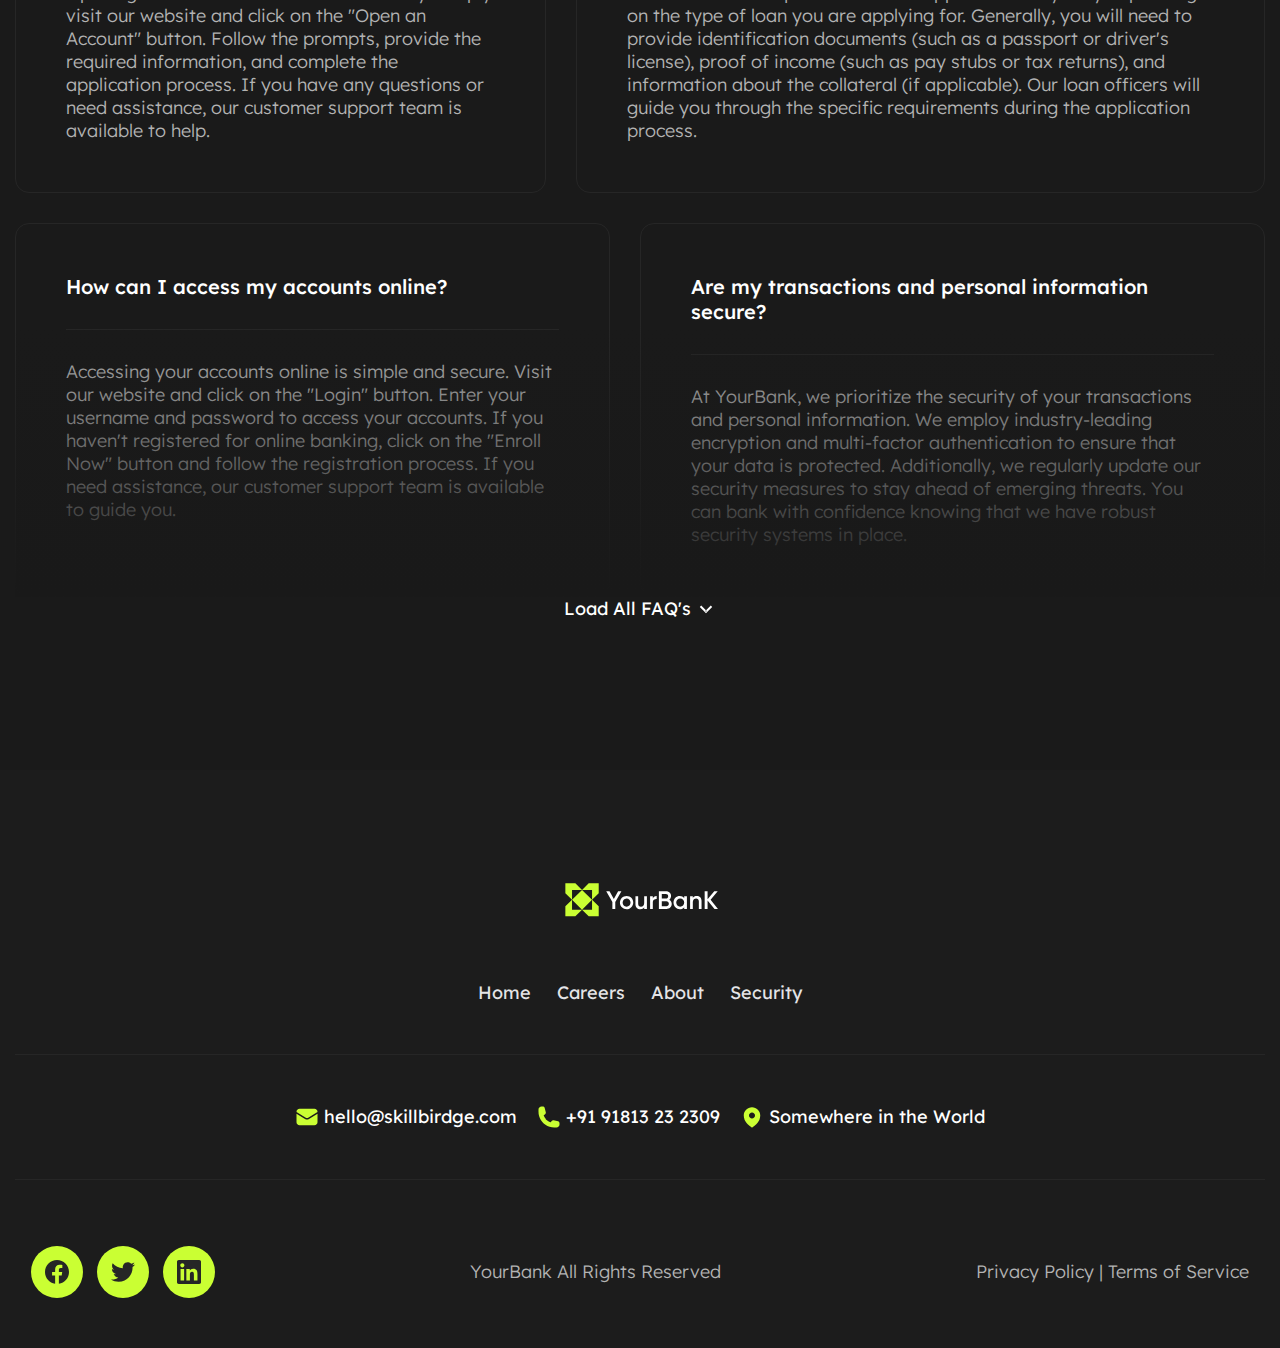
<file: security.html>
<!DOCTYPE html>
<html lang="en">
<head>
  <meta charset="UTF-8">
  <meta name="viewport" content="width=device-width, initial-scale=1.0">
  <title>Your Bank</title>
  <link rel="stylesheet" href="./css/security.css">
</head>
<body>
  <header class="header">
    <div class="container">
      <div class="header-inner">
        <a href="./index.html" class="header__logo">
          <img src="./img/header/logo.svg" alt="Logo" class="header__logo-img">
        </a>
        <nav class="header__nav">
          <ul class="header__nav-list">
            <li class="header__nav-item">
              <a href="./index.html" class="header__nav-item-link">Home</a>
            </li>
            <li class="header__nav-item">
              <a href="./careers.html" class="header__nav-item-link">Careers</a>
            </li>
            <li class="header__nav-item">
              <a href="./about.html" class="header__nav-item-link">About</a>
            </li>
            <li class="header__nav-item">
              <a href="./security.html" class="header__nav-item-link header__nav-item-link--active">Security</a>
            </li>
          </ul>
        </nav>
        <div class="header__buttons">
          <a href="./signup.html" class="header__buttons-signup">Sign Up</a>
          <a href="./login.html" class="header__buttons-login">Login</a>
        </div>
      </div>
    </div>
  </header>

  <main>
    <section class="welcome__security">
      <div class="container">
        <div class="welcome__security-inner">
          <div class="welcome__security-general">
            <h1 class="welcome__security-general-title">Your Security is Our <br><span>Top Priority</span></h1>
            <p class="welcome__security-general-text">At YourBank, we understand the importance of keeping your financial information secure. We employ robust security measures and advanced technologies to protect your personal and financial data. Rest assured that when you bank with us, your security is our utmost priority.</p>
          </div>
          <img src="./img/security/welcome__security/welcome__security-bg.jpeg" class="welcome__security-background"></img>
        </div>
      </div>
    </section>

    <section class="protect">
      <div class="container">
        <h2 class="section__title">How We <span>Protect You</span></h2>
        <p class="protect__info">At YourBank, we prioritize the security and confidentiality of your financial information. Our state-of-the-art encryption technology and stringent data protection measures ensure your assets and transactions are safeguarded at all times</p>
        <ul class="protect__list">
          <li class="protect__list-item">
            <div class="protect__list-item-name">
              <img src="./img/security/protect/icon01.svg" alt="" class="name-img">
              <h3 class="name-title">Secure Online Banking Platform</h3>
            </div>
            <p class="protect__list-item-text">Our online banking platform is built with multiple layers of security to safeguard your information. We utilize industry-standard encryption protocols to ensure that your data remains confidential and protected during transmission.</p>
          </li>
          <li class="protect__list-item">
            <div class="protect__list-item-name">
              <img src="./img/security/protect/icon02.svg" alt="" class="name-img">
              <h3 class="name-title">Multi-Factor Authentication</h3>
            </div>
            <p class="protect__list-item-text">To enhance the security of your online banking experience, we employ multi-factor authentication. This additional layer
            of security requires you to provide multiple pieces of identification, such as a password and a one-time verification
            code, to access your account.</p>
          </li>
          <li class="protect__list-item">
            <div class="protect__list-item-name">
              <img src="./img/security/protect/icon03.svg" alt="" class="name-img">
              <h3 class="name-title">Fraud Monitoring</h3>
            </div>
            <p class="protect__list-item-text">We have sophisticated fraud detection systems in place to monitor your accounts for any suspicious activities. Our
            dedicated team works around the clock to detect and prevent unauthorized transactions, providing you with peace of mind.</p>
          </li>
          <li class="protect__list-item">
            <div class="protect__list-item-name">
              <img src="./img/security/protect/icon04.svg" alt="" class="name-img">
              <h3 class="name-title">Secure Mobile Banking</h3>
            </div>
            <p class="protect__list-item-text">Our mobile banking app is designed with the same level of security as our online banking platform. You can confidently access your accounts, make transactions, and manage your finances on the go, knowing that your information is protected.</p>
          </li>
        </ul>
      </div>
    </section>

    <section class="question">
      <div class="container">
        <h2 class="section__title"><span>Frequently</span> Asked Questions</h2>
        <p class="question__info">Still you have any questions? Contact our Team via <a href="support@yourbank.com"
            target="_blank">support@yourbank.com</a></p>
        <ul class="question__list question__list--first">
          <li class="question__list-item">
            <h3 class="question__list-item-title">How do I open an account with YourBank?</h3>
            <p class="question__list-item-text">Opening an account with YourBank is easy. Simply visit our website and click
              on the "Open an Account" button. Follow the
              prompts, provide the required information, and complete the application process. If you have any questions or
              need
              assistance, our customer support team is available to help.</p>
          </li>
          <li class="question__list-item">
            <h3 class="question__list-item-title">What documents do I need to provide to apply for a loan?</h3>
            <p class="question__list-item-text">The documents required for a loan application may vary depending on the type
              of loan you are applying for. Generally, you will need to provide identification documents (such as a passport
              or driver's license), proof of income (such as pay stubs or tax returns), and information about the collateral
              (if applicable). Our loan officers will guide you through the specific requirements during the application
              process.</p>
          </li>
        </ul>
        <ul class="question__list question__list-item--down" id="darker-questions">
          <li class="question__list-item">
            <h3 class="question__list-item-title">How can I access my accounts online?</h3>
            <p class="question__list-item-text">Accessing your accounts online is simple and secure. Visit our website and
              click on the "Login" button. Enter your username and password to access your accounts. If you haven't
              registered for online banking, click on the "Enroll Now" button and follow the registration process. If you
              need assistance, our customer support team is available to guide you.</p>
          </li>
          <li class="question__list-item">
            <h3 class="question__list-item-title">Are my transactions and personal information secure?</h3>
            <p class="question__list-item-text">At YourBank, we prioritize the security of your transactions and personal
              information. We employ industry-leading encryption and multi-factor authentication to ensure that your data is
              protected. Additionally, we regularly update our security measures to stay ahead of emerging threats. You can
              bank with confidence knowing that we have robust security systems in place.</p>
          </li>
        </ul>
        <ul class="question__list hidden" id="hidden-questions">
          <li class="question__list-item">
            <h3 class="question__list-item-title">Are my transactions and personal information secure?</h3>
            <p class="question__list-item-text">At YourBank, we prioritize the security of your transactions and personal
              information. We employ industry-leading
              encryption and multi-factor authentication to ensure that your data is protected. Additionally, we regularly
              update our
              security measures to stay ahead of emerging threats. You can bank with confidence knowing that we have robust
              security
              systems in place.</p>
          </li>
          <li class="question__list-item">
            <h3 class="question__list-item-title">How do I open an account with YourBank?</h3>
            <p class="question__list-item-text">Opening an account with YourBank is easy. Simply visit our website and click
              on
              the "Open an Account" button. Follow the
              prompts, provide the required information, and complete the application process. If you have any questions or
              need
              assistance, our customer support team is available to help.</p>
          </li>
        </ul>
        <button class="question__hide" id="button-show">
          <p class="question__hide-text">Load All FAQ's</p>
          <img src="./img/question/arrow.svg" alt="" class="question__hide-img">
        </button>
      </div>
    </section>
  </main>

  <footer class="footer">
    <section class="footer__main">
      <div class="container">
        <a href="./index.html" class="footer__main-logo">
          <img src="./img/footer__main/logo.svg" class="footer__main-logo-img"></img>
        </a>
        <nav class="footer__nav">
          <ul class="footer__nav-list">
            <li class="footer__main-list-item">
              <a href="./index.html" class="footer__main-list-link">Home</a>
            </li>
            <li class="footer__main-list-item">
              <a href="./careers.html" class="footer__main-list-link">Careers</a>
            </li>
            <li class="footer__main-list-item">
              <a href="./about.html" class="footer__main-list-link">About</a>
            </li>
            <li class="footer__main-list-item">
              <a href="./security.html" class="footer__main-list-link">Security</a>
            </li>
          </ul>
        </nav>
      </div>
    </section>
  
    <section class="contacts">
      <div class="container">
        <div class="contacts__inner">
          <ul class="contacts__list">
            <li class="contacts__list-item">
              <img src="./img/contacts/mail.svg" alt="" class="contacts__list-item-img">
              <a href="mailto:hello@skillbirdge.com" class="contacts__list-link">hello@skillbirdge.com</a>
            </li>
            <li class="contacts__list-item">
              <img src="./img/contacts/phone.svg" alt="" class="contacts__list-item-img">
              <a href="tel:+91 91813 23 2309" class="contacts__list-link">+91 91813 23 2309</a>
            </li>
            <li class="contacts__list-item">
              <img src="./img/contacts/position.svg" alt="" class="contacts__list-item-img">
              <a href="#!" class="contacts__list-item-text">Somewhere in the World</a>
            </li>
          </ul>
        </div>
      </div>
    </section>
  
    <section class="social">
      <div class="container">
        <div class="social__inner">
          <div class="social__icons">
            <a href="#!" class="social__icons-link"><img src="./img/socials/facebook.svg" alt=""
                class="social__icons-img"></a>
            <a href="#!" class="social__icons-link"><img src="./img/socials/twitter.svg" alt=""
                class="social__icons-img"></a>
            <a href="#!" class="social__icons-link"><img src="./img/socials/In.svg" alt="" class="social__icons-img"></a>
          </div>
          <p class="social__text">YourBank All Rights Reserved</p>
          <p class="social__private-text">Privacy Policy | Terms of Service</p>
        </div>
      </div>
    </section>
  </footer>

  <script src="js/security.js"></script>
</body>
</html>
</file>
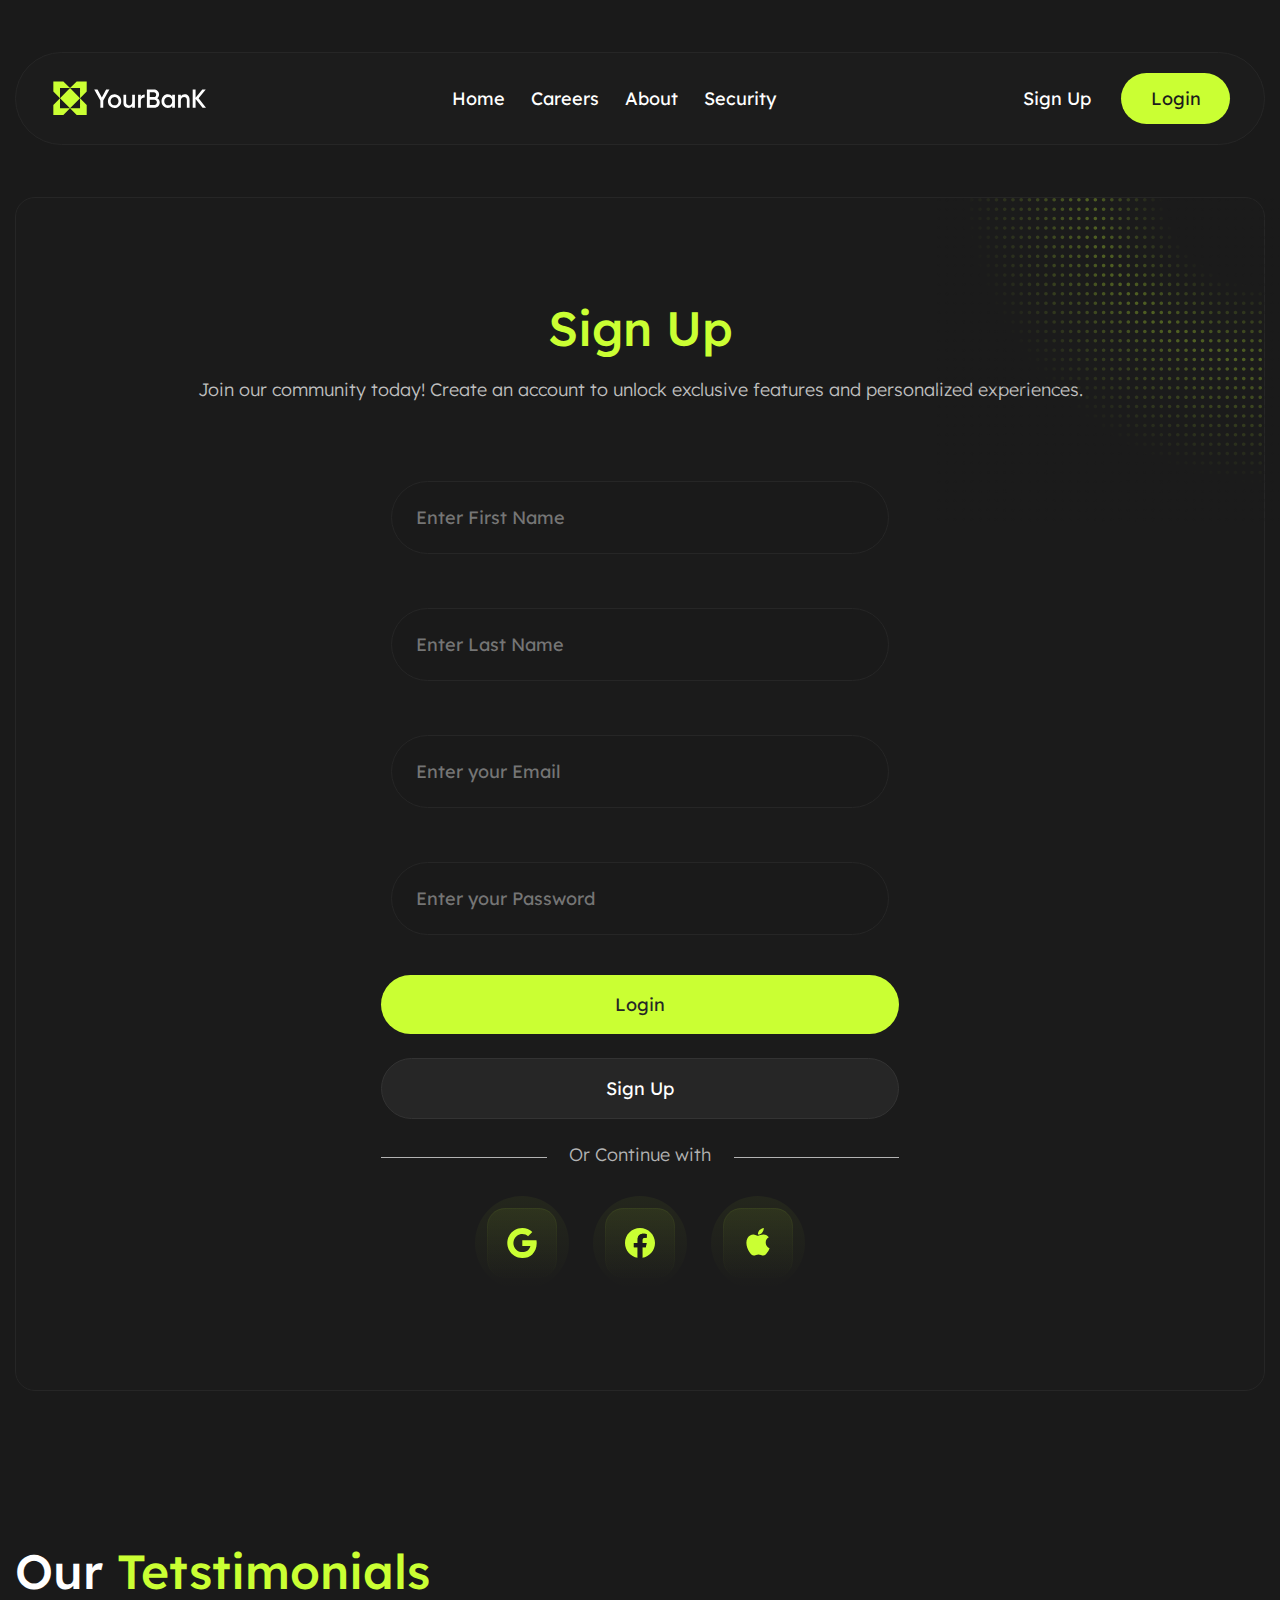
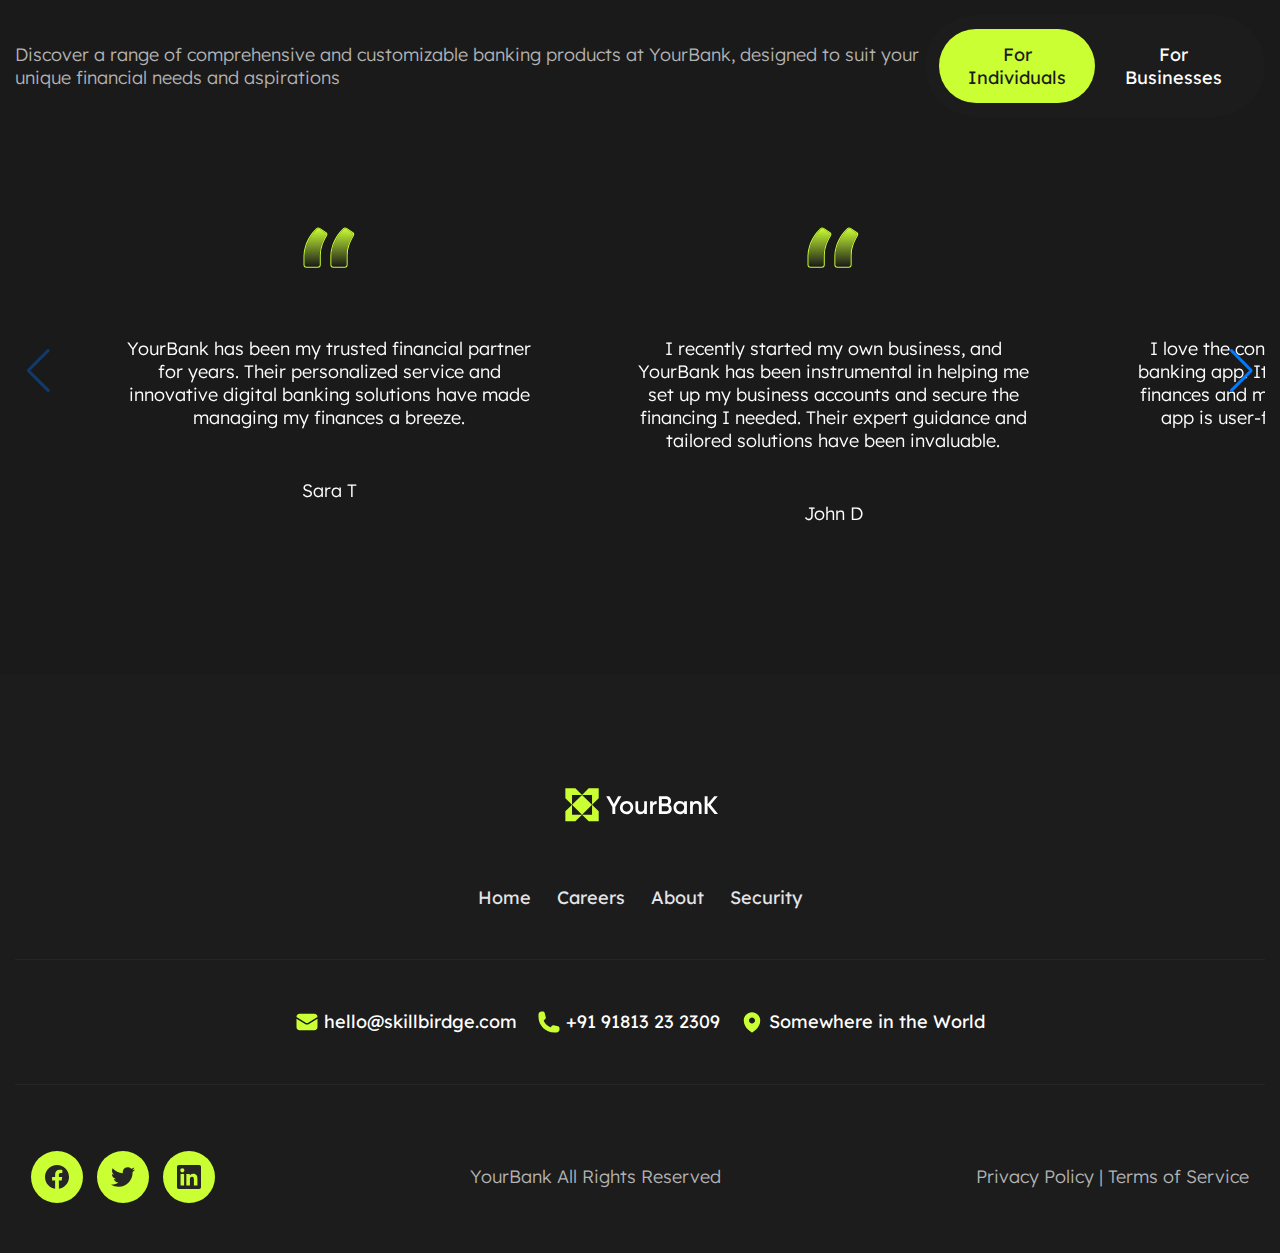
<file: signup.html>
<!DOCTYPE html>
<html lang="en">
<head>
  <meta charset="UTF-8">
  <meta name="viewport" content="width=device-width, initial-scale=1.0">
  <title>Your Bank</title>
  <link rel="stylesheet" href="./css/signup.css">
  <link rel="stylesheet" href="https://cdn.jsdelivr.net/npm/swiper@11/swiper-bundle.min.css" />
</head>
<body>
  <header class="header">
    <div class="container">
      <div class="header-inner">
        <a href="./index.html" class="header__logo">
          <img src="./img/header/logo.svg" alt="Logo" class="header__logo-img">
        </a>
        <nav class="header__nav">
          <ul class="header__nav-list">
            <li class="header__nav-item">
              <a href="./index.html" class="header__nav-item-link">Home</a>
            </li>
            <li class="header__nav-item">
              <a href="./careers.html" class="header__nav-item-link">Careers</a>
            </li>
            <li class="header__nav-item">
              <a href="./about.html" class="header__nav-item-link">About</a>
            </li>
            <li class="header__nav-item">
              <a href="./security.html" class="header__nav-item-link">Security</a>
            </li>
          </ul>
        </nav>
        <div class="header__buttons">
          <a href="./signup.html" class="header__buttons-signup">Sign Up</a>
          <a href="./login.html" class="header__buttons-login">Login</a>
        </div>
      </div>
    </div>
  </header>

  <main>
    <section class="sign">
      <div class="container">
        <div class="wrapper">
          <h2 class="sign__title">Sign Up</h2>
          <p class="sign__form-info">Join our community today! Create an account to unlock exclusive features and personalized experiences.</p>
          <form action="" class="sign__form">
            <div class="sign__inputs">
              <input type="text" placeholder="Enter First Name" class="sign__inputs-firstName">
              <input type="text" placeholder="Enter Last Name" class="sign__inputs-lastName">
              <input type="email" placeholder="Enter your Email" class="sign__inputs-email">
              <input type="password" placeholder="Enter your Password" class="sign__inputs-pass">
            </div>
            <div class="sign__form-buttons">
              <button type="submit" class="form__sign-buttons-login">Login</button>
              <button type="submit" class="form__sign-buttons-signup">Sign Up</button>
            </div>
            <p class="sign__form-continue">Or Continue with</p>
            <div class="sign__form-coninue-icons">
              <a href="#!" class="sign__form-continue-icons-link">
                <img src="./img/login/log/googl.svg" alt="" class="sign__form-continue-icons-img">
              </a>
              <a href="#!" class="sign__form-continue-icons-link">
                <img src="./img/login/log/faceboock.svg" alt="" class="sign__form-continue-icons-img">
              </a>
              <a href="#!" class="sign__form-continue-icons-link">
                <img src="./img/login/log/apple.svg" alt="" class="sign__form-continue-icons-img">
              </a>
            </div>
          </form>
        </div>
      </div>
    </section>

    <section class="testimonials">
      <div class="container">
        <h2 class="section__title">Our <span>Tetstimonials</span></h2>
        <div class="testimonials__information">
          <p class="testimonials__info">Discover a range of comprehensive and customizable banking products at YourBank,
            designed to suit your unique financial
            needs and aspirations</p>
          <div class="testimonials__information-buttons">
            <button class="testimonials__information-button testimonials__information-button--active swiper-individual">For
              Individuals</button>
            <button class="testimonials__information-button swiper-business">For Businesses</button>
          </div>
        </div>
        <div class="swiper mySwiper" id="swiper-content">
          <div class="swiper-wrapper">
            <div class="swiper-slide">
              <img src="./img/testimonials/icon.svg" alt="" class="swiper__card-img">
              <p class="swiper__card-text">
                YourBank has been my trusted financial partner for years. Their personalized service and innovative digital
                banking
                solutions have made managing my finances a breeze.
              </p>
              <p class="swiper__card-author">Sara T</p>
            </div>
            <div class="swiper-slide">
              <img src="./img/testimonials/icon.svg" alt="" class="swiper__card-img">
              <p class="swiper__card-text">
                I recently started my own business, and YourBank has been instrumental in helping me set up my business accounts
                and
                secure the financing I needed. Their expert guidance and tailored solutions have been invaluable.
              </p>
              <p class="swiper__card-author">John D</p>
            </div>
            <div class="swiper-slide">
              <img src="./img/testimonials/icon.svg" alt="" class="swiper__card-img">
              <p class="swiper__card-text">
                I love the convenience of YourBank's mobile banking app. It allows me to stay on top of my finances and make
                transactions on the go. The app is user-friendly and secure, giving me peace of mind.
              </p>
              <p class="swiper__card-author">Emily G</p>
            </div>
          </div>
          <div class="swiper-button-next"></div>
          <div class="swiper-button-prev"></div>
        </div>
        <div class="swiper mySwiper hidden" id="swiper-hidden">
          <div class="swiper-wrapper">
            <div class="swiper-slide">
              <img src="./img/testimonials/icon.svg" alt="" class="swiper__card-img">
              <p class="swiper__card-text">
                YourBank has been my trusted financial partner for years. Their personalized service and innovative digital
                banking
                solutions have made managing my finances a breeze.
              </p>
              <p class="swiper__card-author">Sara T</p>
            </div>
            <div class="swiper-slide">
              <img src="./img/testimonials/icon.svg" alt="" class="swiper__card-img">
              <p class="swiper__card-text">
                I recently started my own business, and YourBank has been instrumental in helping me set up my business accounts
                and
                secure the financing I needed. Their expert guidance and tailored solutions have been invaluable.
              </p>
              <p class="swiper__card-author">John D</p>
            </div>
            <div class="swiper-slide">
              <img src="./img/testimonials/icon.svg" alt="" class="swiper__card-img">
              <p class="swiper__card-text">
                I love the convenience of YourBank's mobile banking app. It allows me to stay on top of my finances and make
                transactions on the go. The app is user-friendly and secure, giving me peace of mind.
              </p>
              <p class="swiper__card-author">Emily G</p>
            </div>
            <div class="swiper-slide">
              <img src="./img/testimonials/icon.svg" alt="" class="swiper__card-img">
              <p class="swiper__card-text">
                YourBank has been my trusted financial partner for years. Their personalized service and innovative digital
                banking
                solutions have made managing my finances a breeze.
              </p>
              <p class="swiper__card-author">Sara T</p>
            </div>
            <div class="swiper-slide">
              <img src="./img/testimonials/icon.svg" alt="" class="swiper__card-img">
              <p class="swiper__card-text">
                I recently started my own business, and YourBank has been instrumental in helping me set up my business accounts
                and
                secure the financing I needed. Their expert guidance and tailored solutions have been invaluable.
              </p>
              <p class="swiper__card-author">John D</p>
            </div>
          </div>
          <div class="swiper-button-next"></div>
          <div class="swiper-button-prev"></div>
        </div>
      </div>
    </section>
  </main>

  <footer class="footer">
    <section class="footer__main">
      <div class="container">
        <a href="./index.html" class="footer__main-logo">
          <img src="./img/footer__main/logo.svg" class="footer__main-logo-img"></img>
        </a>
        <nav class="footer__nav">
          <ul class="footer__nav-list">
            <li class="footer__main-list-item">
              <a href="./index.html" class="footer__main-list-link">Home</a>
            </li>
            <li class="footer__main-list-item">
              <a href="./careers.html" class="footer__main-list-link">Careers</a>
            </li>
            <li class="footer__main-list-item">
              <a href="./about.html" class="footer__main-list-link">About</a>
            </li>
            <li class="footer__main-list-item">
              <a href="./security.html" class="footer__main-list-link">Security</a>
            </li>
          </ul>
        </nav>
      </div>
    </section>
  
    <section class="contacts">
      <div class="container">
        <div class="contacts__inner">
          <ul class="contacts__list">
            <li class="contacts__list-item">
              <img src="./img/contacts/mail.svg" alt="" class="contacts__list-item-img">
              <a href="mailto:hello@skillbirdge.com" class="contacts__list-link">hello@skillbirdge.com</a>
            </li>
            <li class="contacts__list-item">
              <img src="./img/contacts/phone.svg" alt="" class="contacts__list-item-img">
              <a href="tel:+91 91813 23 2309" class="contacts__list-link">+91 91813 23 2309</a>
            </li>
            <li class="contacts__list-item">
              <img src="./img/contacts/position.svg" alt="" class="contacts__list-item-img">
              <a href="#!" class="contacts__list-item-text">Somewhere in the World</a>
            </li>
          </ul>
        </div>
      </div>
    </section>
  
    <section class="social">
      <div class="container">
        <div class="social__inner">
          <div class="social__icons">
            <a href="#!" class="social__icons-link"><img src="./img/socials/facebook.svg" alt=""
                class="social__icons-img"></a>
            <a href="#!" class="social__icons-link"><img src="./img/socials/twitter.svg" alt=""
                class="social__icons-img"></a>
            <a href="#!" class="social__icons-link"><img src="./img/socials/In.svg" alt="" class="social__icons-img"></a>
          </div>
          <p class="social__text">YourBank All Rights Reserved</p>
          <p class="social__private-text">Privacy Policy | Terms of Service</p>
        </div>
      </div>
    </section>
  </footer>

  <script src="https://cdn.jsdelivr.net/npm/swiper@11/swiper-bundle.min.js"></script>
  <script src="js/signup.js"></script>
</body>
</html>
</file>
<file: css/main.css>
/* Fonts */
@import url('https://fonts.googleapis.com/css2?family=Inter&display=swap');
@import url('https://fonts.googleapis.com/css2?family=Lexend:wght@300;400;500&display=swap');

/* Other Css */
@import "./reset.css";
@import "./blocks/header.css";
@import "./blocks/welcome.css";
@import "./blocks/product.css";
@import "./blocks/cases.css";
@import "./blocks/features.css";
@import "./blocks/question.css";
@import "./blocks/testimonials.css";
@import "./blocks/banner.css";
@import "./blocks/footer__main.css";
@import "./blocks/contacts.css";
@import "./blocks/socials.css";


body {
  font-family: 'Lexend', sans-serif;
  font-size: 18px;
  font-weight: 300;
  background: rgb(26, 26, 26);
  color: #fff;
}

body::after {
  display: inline-block;
  content: " ";
  width: 759px;
  height: 611px;

  position: absolute;
  top: -112px;
  left: -70px;
  z-index: -1;

  background-image: url("./../img/body/abstract\ design.svg");
}

footer {
  background-color: #1C1C1C;
  background-size: cover;
  background-repeat: no-repeat;
}

a {
  color: #fff;
}

.section__title {
  margin-bottom: 14px;

  font-size: 48px;
  font-weight: 500;
  color: #fff;
}

.section__title span {
  color: #CAFF33;
}

.container {
  max-width: 1626px;
  padding: 0 15px;
  margin: 0 auto;
}

.hidden {
  display: none!important;
}
</file>
<file: css/about.css>
/* Fonts */
@import url('https://fonts.googleapis.com/css2?family=Inter&display=swap');
@import url('https://fonts.googleapis.com/css2?family=Lexend:wght@300;400;500&display=swap');

/* Other Css */
@import "./reset.css";
@import "./about/header.css";
@import "./about/welcome__about.css";
@import "./about/mission.css";
@import "./about/releases.css";
@import "./about/footer__main.css";
@import "./about/contacts.css";
@import "./about/socials.css";

body {
  font-family: 'Lexend', sans-serif;
  font-size: 18px;
  font-weight: 300;
  background: rgb(26, 26, 26);
  color: #fff;
}

footer {
  background-color: #1C1C1C;
  background-size: cover;
  background-repeat: no-repeat;
}

a {
  color: #fff;
}

.section__title {
  margin-bottom: 14px;

  font-size: 48px;
  font-weight: 500;
  color: #fff;
}

.section__title span {
  color: #CAFF33;
}

.container {
  max-width: 1626px;
  padding: 0 15px;
  margin: 0 auto;
}
</file>
<file: css/careers.css>
/* Fonts */
@import url('https://fonts.googleapis.com/css2?family=Inter&display=swap');
@import url('https://fonts.googleapis.com/css2?family=Lexend:wght@300;400;500&display=swap');

/* Other Css */
@import "./reset.css";
@import "./careers/header.css";
@import "./careers/welcome__careers.css";
@import "./careers/values.css";
@import "./careers/benefits.css";
@import "./careers/job.css";
@import "./careers/question.css";
@import "./careers/banner.css";
@import "./careers/footer__main.css";
@import "./careers/contacts.css";
@import "./careers/socials.css";

body {
  font-family: 'Lexend', sans-serif;
  font-size: 18px;
  font-weight: 300;
  background: rgb(26, 26, 26);
  color: #fff;
}

footer {
  background-color: #1C1C1C;
  background-size: cover;
  background-repeat: no-repeat;
}

a {
  color: #fff;
}

.section__title {
  margin-bottom: 14px;

  font-size: 48px;
  font-weight: 500;
  color: #fff;
}

.section__title span {
  color: #CAFF33;
}

.container {
  max-width: 1626px;
  padding: 0 15px;
  margin: 0 auto;
}


.hidden {
  display: none!important;
}
</file>
<file: css/login.css>
/* Fonts */
@import url('https://fonts.googleapis.com/css2?family=Inter&display=swap');
@import url('https://fonts.googleapis.com/css2?family=Lexend:wght@300;400;500&display=swap');

/* Other Css */
@import "./reset.css";
@import "./login/header.css";
@import "./login/log.css";
@import "./login/testimonials.css";
@import "./login/footer__main.css";
@import "./login/contacts.css";
@import "./login/socials.css";

body {
  font-family: 'Lexend', sans-serif;
  font-size: 18px;
  font-weight: 300;
  background: rgb(26, 26, 26);
  color: #fff;
}

footer {
  background-color: #1C1C1C;
  background-size: cover;
  background-repeat: no-repeat;
}

a {
  color: #fff;
}

.section__title {
  margin-bottom: 14px;

  font-size: 48px;
  font-weight: 500;
  color: #fff;
}

.section__title span {
  color: #CAFF33;
}

.container {
  max-width: 1626px;
  padding: 0 15px;
  margin: 0 auto;
}

.hidden {
  display: none !important;
}
</file>
<file: css/security.css>
/* Fonts */
@import url('https://fonts.googleapis.com/css2?family=Inter&display=swap');
@import url('https://fonts.googleapis.com/css2?family=Lexend:wght@300;400;500&display=swap');

/* Other Css */
@import "./reset.css";
@import "./security/header.css";
@import "./security/welcome__security.css";
@import "./security/protect.css";
@import "./security/question.css";
@import "./security/footer__main.css";
@import "./security/contacts.css";
@import "./security/socials.css";


body {
  font-family: 'Lexend', sans-serif;
  font-size: 18px;
  font-weight: 300;
  background: rgb(26, 26, 26);
  color: #fff;
}

footer {
  background-color: #1C1C1C;
  background-size: cover;
  background-repeat: no-repeat;
}

a {
  color: #fff;
}

.section__title {
  margin-bottom: 14px;

  font-size: 48px;
  font-weight: 500;
  color: #fff;
}

.section__title span {
  color: #CAFF33;
}

.container {
  max-width: 1626px;
  padding: 0 15px;
  margin: 0 auto;
}

.hidden {
  display: none!important;
}
</file>
<file: css/signup.css>
/* Fonts */
@import url('https://fonts.googleapis.com/css2?family=Inter&display=swap');
@import url('https://fonts.googleapis.com/css2?family=Lexend:wght@300;400;500&display=swap');

/* Other Css */
@import "./reset.css";
@import "./signup/header.css";
@import "./signup/sign.css";
@import "./signup/testimonials.css";
@import "./signup/footer__main.css";
@import "./signup/contacts.css";
@import "./signup/socials.css";

body {
  font-family: 'Lexend', sans-serif;
  font-size: 18px;
  font-weight: 300;
  background: rgb(26, 26, 26);
  color: #fff;
}

footer {
  background-color: #1C1C1C;
  background-size: cover;
  background-repeat: no-repeat;
}

a {
  color: #fff;
}

.section__title {
  margin-bottom: 14px;

  font-size: 48px;
  font-weight: 500;
  color: #fff;
}

.section__title span {
  color: #CAFF33;
}

.container {
  max-width: 1626px;
  padding: 0 15px;
  margin: 0 auto;
}

.hidden {
  display: none!important;
}
</file>
